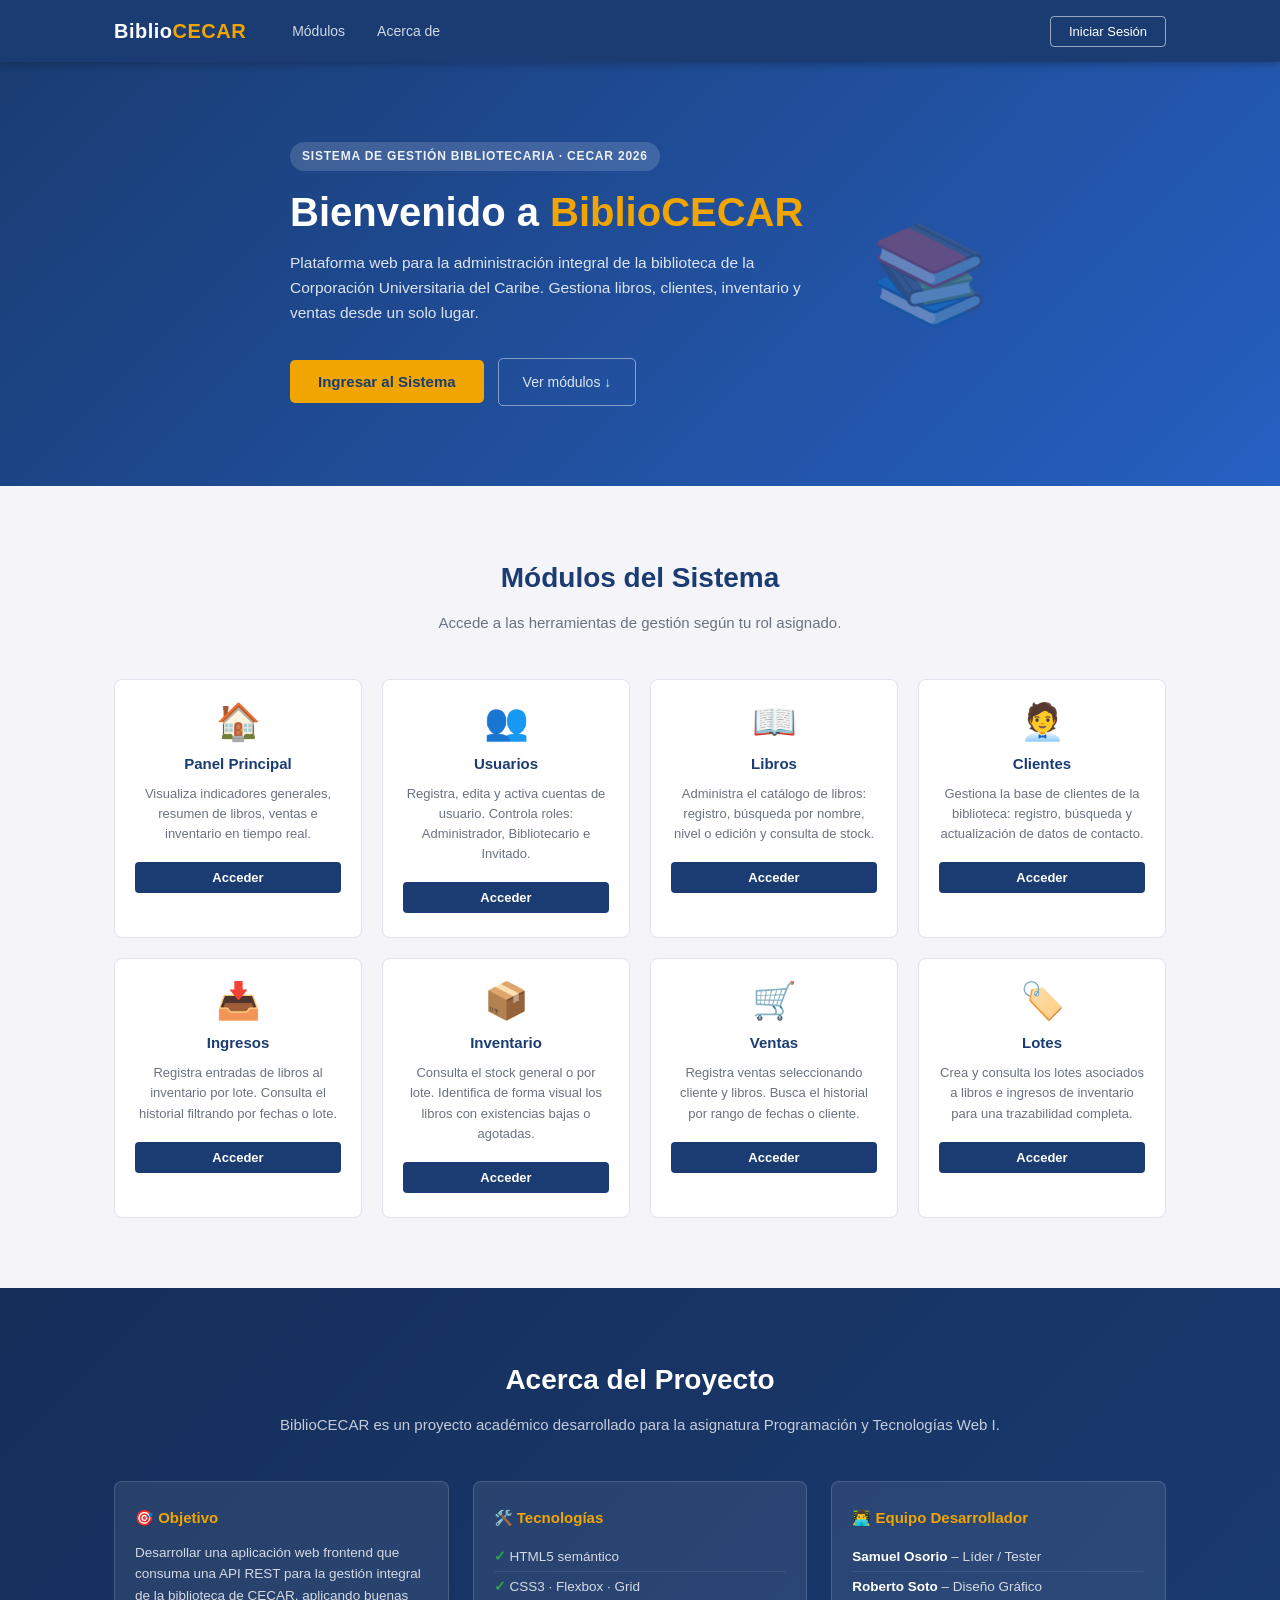
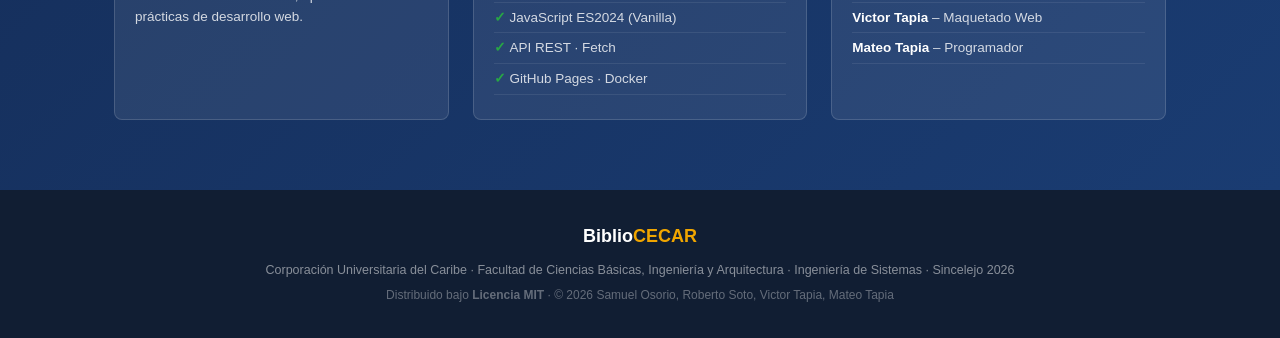
<file: index.html>
<!DOCTYPE html>
<html lang="es">
<head>
    <meta charset="UTF-8">
    <meta name="viewport" content="width=device-width, initial-scale=1.0">
    <title>BiblioCECAR – Inicio</title>
    <link rel="stylesheet" href="css/index.css">
</head>
<body>

    <header class="navbar">
        <div class="navbar-contenido">

            <div class="logo-nav">Biblio<span class="logo-acento">CECAR</span></div>

            <nav>
                <ul class="nav-enlaces">
                    <li><a href="#modulos">Módulos</a></li>
                    <li><a href="#acerca">Acerca de</a></li>
                    <li id="nav-perfil" class="nav-oculto">
                        <a href="html/perfil.html">Mi Perfil</a>
                    </li>
                </ul>
            </nav>

            <div class="nav-acciones">
                <span id="saludo-usuario" class="saludo-usuario"></span>
                <button id="btn-login"
                        class="btn-nav-login"
                        onclick="window.location.href = 'html/login.html'">
                    Iniciar Sesión
                </button>
                <button id="btn-panel"
                        class="btn-nav-panel nav-oculto"
                        onclick="irAlPanel()">
                    Ir al Panel
                </button>
                <button id="btn-salir"
                        class="btn-nav-salir nav-oculto"
                        onclick="cerrarSesionIndex()">
                    Salir
                </button>
            </div>

        </div>
    </header>

    <div id="aviso-invitado" class="aviso-invitado nav-oculto">
        🔒 Estás en <strong>modo visitante</strong>. Inicia sesión para acceder a todas las funcionalidades del sistema.
        <button class="btn-aviso-login" onclick="window.location.href = 'html/login.html'">
            Iniciar sesión
        </button>
    </div>

    <section class="hero">
        <div class="hero-contenido">
            <span class="hero-etiqueta">Sistema de Gestión Bibliotecaria · CECAR 2026</span>
            <h1 class="hero-titulo">
                Bienvenido a <span class="hero-acento">BiblioCECAR</span>
            </h1>
            <p class="hero-descripcion">
                Plataforma web para la administración integral de la biblioteca de la
                Corporación Universitaria del Caribe. Gestiona libros, clientes,
                inventario y ventas desde un solo lugar.
            </p>
            <div class="hero-botones">
                <button class="btn-hero-primario" onclick="irAlPanel()">
                    Ingresar al Sistema
                </button>
                <a href="#modulos" class="btn-hero-secundario">Ver módulos ↓</a>
            </div>
        </div>
        <div class="hero-visual" aria-hidden="true">
            <div class="hero-icono">📚</div>
        </div>
    </section>

    <section class="seccion-modulos" id="modulos">
        <div class="seccion-contenido">

            <h2 class="seccion-titulo">Módulos del Sistema</h2>
            <p class="seccion-subtitulo">
                Accede a las herramientas de gestión según tu rol asignado.
            </p>

            <div class="grid-modulos">

                <article class="tarjeta-modulo">
                    <div class="modulo-icono">🏠</div>
                    <h3>Panel Principal</h3>
                    <p>Visualiza indicadores generales, resumen de libros, ventas e inventario en tiempo real.</p>
                    <button class="btn-modulo" onclick="accederModulo('html/dashboard.html')">
                        Acceder
                    </button>
                </article>

                <article class="tarjeta-modulo">
                    <div class="modulo-icono">👥</div>
                    <h3>Usuarios</h3>
                    <p>Registra, edita y activa cuentas de usuario. Controla roles: Administrador, Bibliotecario e Invitado.</p>
                    <button class="btn-modulo" onclick="accederModulo('html/usuarios.html')">
                        Acceder
                    </button>
                </article>

                <article class="tarjeta-modulo">
                    <div class="modulo-icono">📖</div>
                    <h3>Libros</h3>
                    <p>Administra el catálogo de libros: registro, búsqueda por nombre, nivel o edición y consulta de stock.</p>
                    <button class="btn-modulo" onclick="accederModulo('html/libros.html')">
                        Acceder
                    </button>
                </article>

                <article class="tarjeta-modulo">
                    <div class="modulo-icono">🧑‍💼</div>
                    <h3>Clientes</h3>
                    <p>Gestiona la base de clientes de la biblioteca: registro, búsqueda y actualización de datos de contacto.</p>
                    <button class="btn-modulo" onclick="accederModulo('html/clientes.html')">
                        Acceder
                    </button>
                </article>

                <article class="tarjeta-modulo">
                    <div class="modulo-icono">📥</div>
                    <h3>Ingresos</h3>
                    <p>Registra entradas de libros al inventario por lote. Consulta el historial filtrando por fechas o lote.</p>
                    <button class="btn-modulo" onclick="accederModulo('html/ingresos.html')">
                        Acceder
                    </button>
                </article>

                <article class="tarjeta-modulo">
                    <div class="modulo-icono">📦</div>
                    <h3>Inventario</h3>
                    <p>Consulta el stock general o por lote. Identifica de forma visual los libros con existencias bajas o agotadas.</p>
                    <button class="btn-modulo" onclick="accederModulo('html/inventario.html')">
                        Acceder
                    </button>
                </article>

                <article class="tarjeta-modulo">
                    <div class="modulo-icono">🛒</div>
                    <h3>Ventas</h3>
                    <p>Registra ventas seleccionando cliente y libros. Busca el historial por rango de fechas o cliente.</p>
                    <button class="btn-modulo" onclick="accederModulo('html/ventas.html')">
                        Acceder
                    </button>
                </article>

                <article class="tarjeta-modulo">
                    <div class="modulo-icono">🏷️</div>
                    <h3>Lotes</h3>
                    <p>Crea y consulta los lotes asociados a libros e ingresos de inventario para una trazabilidad completa.</p>
                    <button class="btn-modulo" onclick="accederModulo('html/lotes.html')">
                        Acceder
                    </button>
                </article>

            </div>
        </div>
    </section>

    <section class="seccion-acerca" id="acerca">
        <div class="seccion-contenido">

            <h2 class="seccion-titulo claro">Acerca del Proyecto</h2>
            <p class="seccion-subtitulo claro">
                BiblioCECAR es un proyecto académico desarrollado para la asignatura
                Programación y Tecnologías Web I.
            </p>

            <div class="acerca-grid">

                <div class="acerca-bloque">
                    <h3>🎯 Objetivo</h3>
                    <p>
                        Desarrollar una aplicación web frontend que consuma una API REST
                        para la gestión integral de la biblioteca de CECAR, aplicando
                        buenas prácticas de desarrollo web.
                    </p>
                </div>

                <div class="acerca-bloque">
                    <h3>🛠️ Tecnologías</h3>
                    <ul class="lista-tecnologias">
                        <li>HTML5 semántico</li>
                        <li>CSS3 · Flexbox · Grid</li>
                        <li>JavaScript ES2024 (Vanilla)</li>
                        <li>API REST · Fetch</li>
                        <li>GitHub Pages · Docker</li>
                    </ul>
                </div>

                <div class="acerca-bloque">
                    <h3>👨‍💻 Equipo Desarrollador</h3>
                    <ul class="lista-equipo">
                        <li><strong>Samuel Osorio</strong> – Líder / Tester</li>
                        <li><strong>Roberto Soto</strong> – Diseño Gráfico</li>
                        <li><strong>Victor Tapia</strong> – Maquetado Web</li>
                        <li><strong>Mateo Tapia</strong> – Programador</li>
                    </ul>
                </div>

            </div>
        </div>
    </section>

    <footer class="footer">
        <div class="footer-contenido">
            <div class="footer-logo">Biblio<span class="logo-acento">CECAR</span></div>
            <p class="footer-texto">
                Corporación Universitaria del Caribe · Facultad de Ciencias Básicas,
                Ingeniería y Arquitectura · Ingeniería de Sistemas · Sincelejo 2026
            </p>
            <p class="footer-licencia">
                Distribuido bajo <strong>Licencia MIT</strong> ·
                © 2026 Samuel Osorio, Roberto Soto, Victor Tapia, Mateo Tapia
            </p>
        </div>
    </footer>

    <script src="../js/config.js"></script>
    <script src="../js/auth.js"></script>
    <script src="../js/index.js"></script>

</body>
</html>
</file>
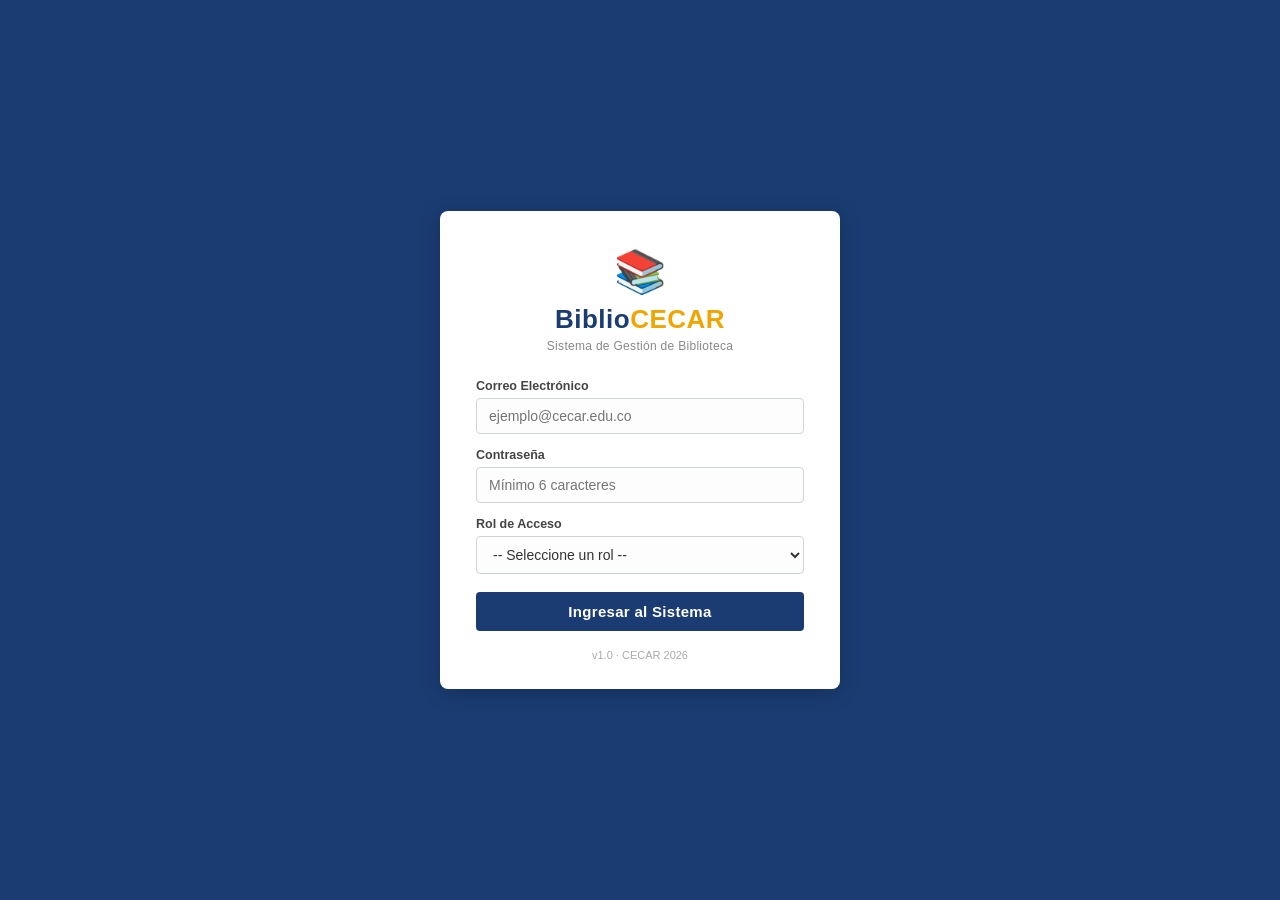
<file: html/clientes.html>
<!DOCTYPE html>
<html lang="es">
<head>
    <meta charset="UTF-8">
    <meta name="viewport" content="width=device-width, initial-scale=1.0">
    <title>BiblioCECAR – Clientes</title>
    <link rel="stylesheet" href="../css/global.css">
</head>
<body>

<div class="contenedor">

    <aside class="barra-lateral">
        <div class="logo">Biblio<span class="resaltado">CECAR</span></div>
        <div class="info-usuario-barra">
            <p id="barra-nombre">Cargando...</p>
            <small id="barra-rol"></small>
        </div>
        <nav>
            <ul>
                <li id="menu-dashboard"><a href="dashboard.html"><span class="icono-menu">🏠</span> Panel Principal</a></li>
                <li id="menu-usuarios"><a href="usuarios.html"><span class="icono-menu">👥</span> Usuarios</a></li>
                <li id="menu-libros"><a href="libros.html"><span class="icono-menu">📚</span> Libros</a></li>
                <li id="menu-clientes" class="activo"><a href="clientes.html"><span class="icono-menu">🧑‍💼</span> Clientes</a></li>
                <li id="menu-ingresos"><a href="ingresos.html"><span class="icono-menu">📥</span> Ingresos</a></li>
                <li id="menu-inventario"><a href="inventario.html"><span class="icono-menu">📦</span> Inventario</a></li>
                <li id="menu-ventas"><a href="ventas.html"><span class="icono-menu">🛒</span> Ventas</a></li>
                <li id="menu-lotes"><a href="lotes.html"><span class="icono-menu">🏷️</span> Lotes</a></li>
                <div class="separador-menu">Cuenta</div>
                <li><a href="perfil.html"><span class="icono-menu">👤</span> Mi Perfil</a></li>
                <li><a href="#" onclick="cerrarSesion()"><span class="icono-menu">🚪</span> Cerrar Sesión</a></li>
            </ul>
        </nav>
        <div class="pie-barra">CECAR © 2026</div>
    </aside>

    <main class="contenido-principal">
        <header class="encabezado">
            <h1>Gestión de Clientes</h1>
            <div class="info-usuario-header">
                <span class="nombre" id="nombre-usuario"></span>
                <span class="etiqueta-rol" id="rol-usuario"></span>
            </div>
        </header>

        <div class="area-contenido">

            <div id="msg-clientes" class="msg-exito"></div>

            <div class="barra-herramientas">
                <div class="grupo-busqueda">
                    <input type="text" id="buscar-cliente" placeholder="Buscar por nombre...">
                    <input type="text" id="buscar-identificacion" placeholder="Identificación...">
                    <button class="btn-secundario" onclick="buscarClientes()">Buscar</button>
                    <button class="btn-secundario" onclick="limpiarBusqueda()">Limpiar</button>
                </div>
                <button class="btn-primario" onclick="abrirModalCrear()">+ Nuevo Cliente</button>
            </div>

            <div class="tarjeta">
                <p class="tarjeta-titulo">Listado de Clientes</p>
                <div class="contenedor-tabla">
                    <table class="tabla-datos">
                        <thead>
                            <tr>
                                <th>#</th>
                                <th>Identificación</th>
                                <th>Nombres</th>
                                <th>Correo</th>
                                <th>Celular</th>
                                <th>F. Nacimiento</th>
                                <th>Acciones</th>
                            </tr>
                        </thead>
                        <tbody id="tabla-clientes-body">
                            <tr class="sin-registros"><td colspan="7">Cargando clientes...</td></tr>
                        </tbody>
                    </table>
                </div>
            </div>

        </div>
    </main>

</div>

<div class="overlay-modal" id="modal-cliente">
    <div class="caja-modal">
        <div class="encabezado-modal">
            <h3 id="titulo-modal-cliente">Nuevo Cliente</h3>
            <button class="btn-cerrar-modal" onclick="cerrarModal()">✕</button>
        </div>
        <div class="cuerpo-modal">
            <input type="hidden" id="cliente-id">

            <div class="fila-2">
                <div class="campo">
                    <label>Identificación <span style="color:red">*</span></label>
                    <input type="text" id="cliente-identificacion" placeholder="Cédula o ID">
                </div>
                <div class="campo">
                    <label>Nombres <span style="color:red">*</span></label>
                    <input type="text" id="cliente-nombres" placeholder="Nombre completo">
                </div>
            </div>

            <div class="fila-2">
                <div class="campo">
                    <label>Correo Electrónico <span style="color:red">*</span></label>
                    <input type="email" id="cliente-correo" placeholder="correo@ejemplo.com">
                </div>
                <div class="campo">
                    <label>Celular</label>
                    <input type="text" id="cliente-celular" placeholder="300 000 0000">
                </div>
            </div>

            <div class="campo">
                <label>Fecha de Nacimiento</label>
                <input type="date" id="cliente-fecha-nacimiento">
            </div>

            <div id="msg-modal-cliente" class="msg-error"></div>
        </div>
        <div class="pie-modal">
            <button class="btn-secundario" onclick="cerrarModal()">Cancelar</button>
            <button class="btn-primario"   onclick="guardarCliente()">Guardar</button>
        </div>
    </div>
</div>

<script src="../js/config.js"></script>
<script src="../js/clientes.js"></script>

</body>
</html>
</file>
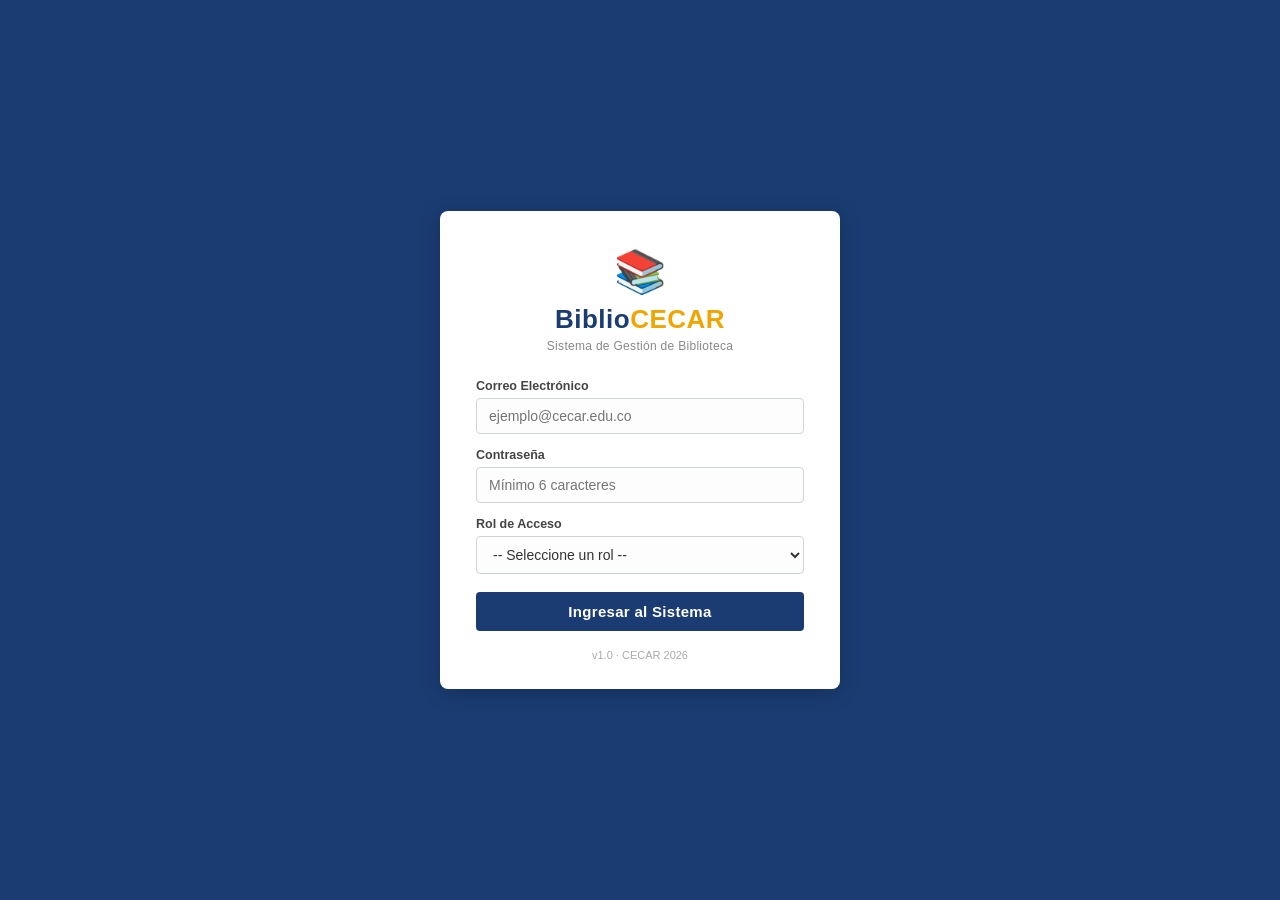
<file: html/dashboard.html>
<!DOCTYPE html>
<html lang="es">
<head>
    <meta charset="UTF-8">
    <meta name="viewport" content="width=device-width, initial-scale=1.0">
    <title>BiblioCECAR – Panel Principal</title>
    <link rel="stylesheet" href="../css/global.css">
    <link rel="stylesheet" href="../css/dashboard.css">
</head>
<body>

<div class="contenedor">

    <aside class="barra-lateral">
        <div class="logo">Biblio<span class="resaltado">CECAR</span></div>

        <div class="info-usuario-barra">
            <p id="barra-nombre">Cargando...</p>
            <small id="barra-rol"></small>
        </div>

        <nav>
            <ul>
                <li id="menu-dashboard" class="activo">
                    <a href="dashboard.html">
                        <span class="icono-menu">🏠</span> Panel Principal
                    </a>
                </li>
                <li id="menu-usuarios">
                    <a href="usuarios.html">
                        <span class="icono-menu">👥</span> Usuarios
                    </a>
                </li>
                <li id="menu-libros">
                    <a href="libros.html">
                        <span class="icono-menu">📚</span> Libros
                    </a>
                </li>
                <li id="menu-clientes">
                    <a href="clientes.html">
                        <span class="icono-menu">🧑‍💼</span> Clientes
                    </a>
                </li>
                <li id="menu-ingresos">
                    <a href="ingresos.html">
                        <span class="icono-menu">📥</span> Ingresos
                    </a>
                </li>
                <li id="menu-inventario">
                    <a href="inventario.html">
                        <span class="icono-menu">📦</span> Inventario
                    </a>
                </li>
                <li id="menu-ventas">
                    <a href="ventas.html">
                        <span class="icono-menu">🛒</span> Ventas
                    </a>
                </li>
                <li id="menu-lotes">
                    <a href="lotes.html">
                        <span class="icono-menu">🏷️</span> Lotes
                    </a>
                </li>
                <div class="separador-menu">Cuenta</div>
                <li>
                    <a href="perfil.html">
                        <span class="icono-menu">👤</span> Mi Perfil
                    </a>
                </li>
                <li>
                    <a href="#" onclick="cerrarSesion()">
                        <span class="icono-menu">🚪</span> Cerrar Sesión
                    </a>
                </li>
            </ul>
        </nav>

        <div class="pie-barra">CECAR © 2026</div>
    </aside>

    <main class="contenido-principal">
        <header class="encabezado">
            <h1>Panel Principal</h1>
            <div class="info-usuario-header">
                <span class="nombre" id="nombre-usuario"></span>
                <span class="etiqueta-rol" id="rol-usuario"></span>
            </div>
        </header>

        <div class="area-contenido">

            <div id="bienvenida" class="bienvenida"></div>

            <div class="grilla-indicadores">

                <div class="tarjeta-indicador azul">
                    <div class="indicador-icono">📚</div>
                    <div class="indicador-datos">
                        <span class="indicador-numero" id="total-libros">—</span>
                        <span class="indicador-texto">Total de Libros</span>
                    </div>
                </div>

                <div class="tarjeta-indicador verde">
                    <div class="indicador-icono">🛒</div>
                    <div class="indicador-datos">
                        <span class="indicador-numero" id="ventas-hoy">—</span>
                        <span class="indicador-texto">Ventas del Día</span>
                    </div>
                </div>

                <div class="tarjeta-indicador amarillo">
                    <div class="indicador-icono">📦</div>
                    <div class="indicador-datos">
                        <span class="indicador-numero" id="stock-disponible">—</span>
                        <span class="indicador-texto">Stock Disponible</span>
                    </div>
                </div>

                <div class="tarjeta-indicador gris">
                    <div class="indicador-icono">🧑‍💼</div>
                    <div class="indicador-datos">
                        <span class="indicador-numero" id="total-clientes">—</span>
                        <span class="indicador-texto">Total Clientes</span>
                    </div>
                </div>

            </div>

            <div class="tarjeta">
                <p class="tarjeta-titulo">Acceso Rápido a Módulos</p>
                <div class="grilla-accesos" id="grilla-accesos">
                    
                </div>
            </div>

            <div class="tarjeta" id="seccion-ventas-recientes">
                <p class="tarjeta-titulo">Últimas Ventas Registradas</p>
                <div id="msg-dashboard" class="msg-advertencia" style="display:none"></div>
                <div class="contenedor-tabla">
                    <table class="tabla-datos">
                        <thead>
                            <tr>
                                <th>Comprobante</th>
                                <th>Cliente</th>
                                <th>Fecha</th>
                                <th>Total</th>
                            </tr>
                        </thead>
                        <tbody id="tabla-ventas-recientes">
                            <tr class="sin-registros">
                                <td colspan="4">Cargando datos...</td>
                            </tr>
                        </tbody>
                    </table>
                </div>
            </div>

        </div>
    </main>

</div>

<script src="../js/config.js"></script>
<script src="../js/dashboard.js"></script>

</body>
</html>
</file>
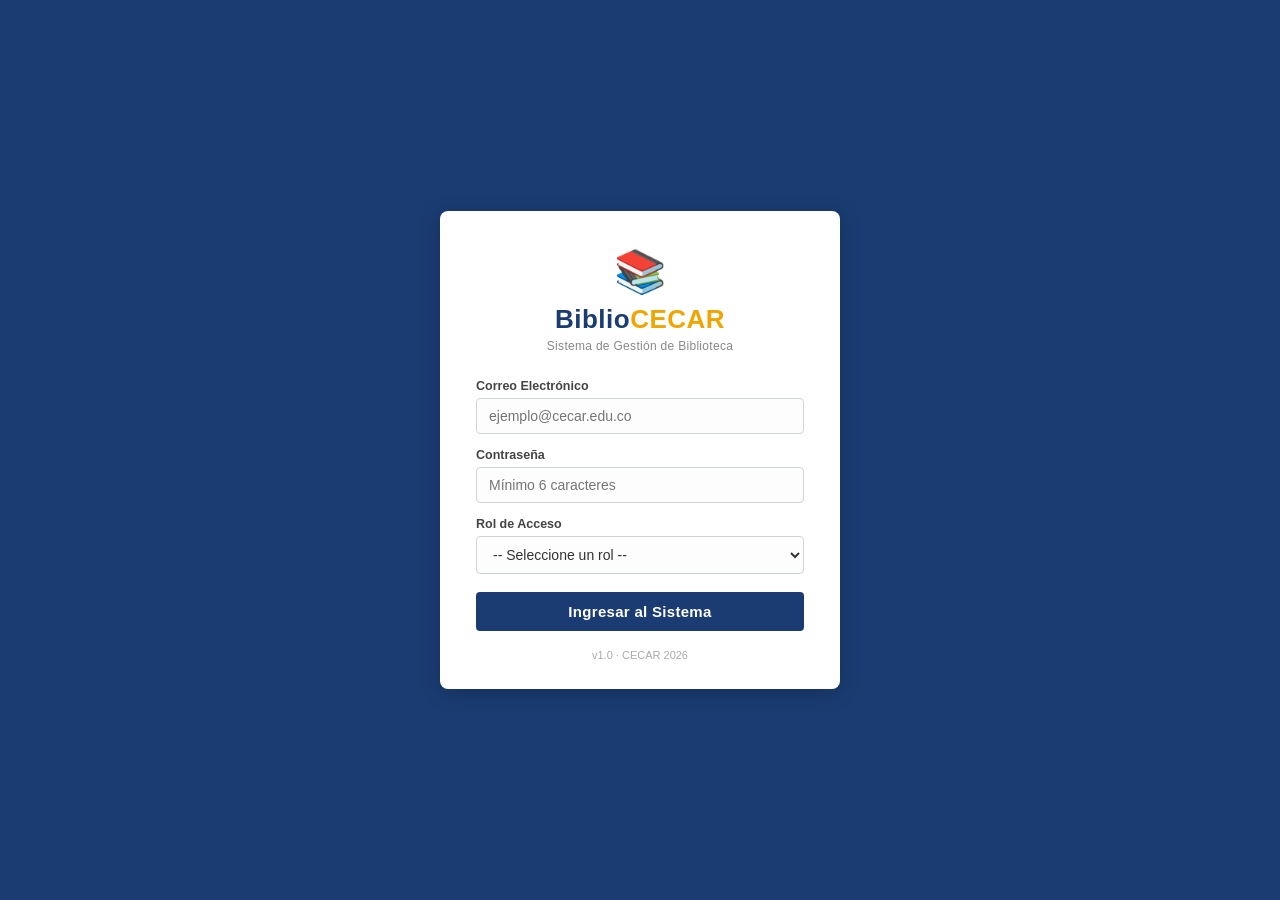
<file: html/ingresos.html>
<!DOCTYPE html>
<html lang="es">
<head>
    <meta charset="UTF-8">
    <meta name="viewport" content="width=device-width, initial-scale=1.0">
    <title>BiblioCECAR – Ingresos de Inventario</title>
    <link rel="stylesheet" href="../css/global.css">
</head>
<body>

<div class="contenedor">

    <aside class="barra-lateral">
        <div class="logo">Biblio<span class="resaltado">CECAR</span></div>
        <div class="info-usuario-barra">
            <p id="barra-nombre">Cargando...</p>
            <small id="barra-rol"></small>
        </div>
        <nav>
            <ul>
                <li id="menu-dashboard"><a href="dashboard.html"><span class="icono-menu">🏠</span> Panel Principal</a></li>
                <li id="menu-usuarios"><a href="usuarios.html"><span class="icono-menu">👥</span> Usuarios</a></li>
                <li id="menu-libros"><a href="libros.html"><span class="icono-menu">📚</span> Libros</a></li>
                <li id="menu-clientes"><a href="clientes.html"><span class="icono-menu">🧑‍💼</span> Clientes</a></li>
                <li id="menu-ingresos" class="activo"><a href="ingresos.html"><span class="icono-menu">📥</span> Ingresos</a></li>
                <li id="menu-inventario"><a href="inventario.html"><span class="icono-menu">📦</span> Inventario</a></li>
                <li id="menu-ventas"><a href="ventas.html"><span class="icono-menu">🛒</span> Ventas</a></li>
                <li id="menu-lotes"><a href="lotes.html"><span class="icono-menu">🏷️</span> Lotes</a></li>
                <div class="separador-menu">Cuenta</div>
                <li><a href="perfil.html"><span class="icono-menu">👤</span> Mi Perfil</a></li>
                <li><a href="#" onclick="cerrarSesion()"><span class="icono-menu">🚪</span> Cerrar Sesión</a></li>
            </ul>
        </nav>
        <div class="pie-barra">CECAR © 2026</div>
    </aside>

    <main class="contenido-principal">
        <header class="encabezado">
            <h1>Ingresos de Inventario</h1>
            <div class="info-usuario-header">
                <span class="nombre" id="nombre-usuario"></span>
                <span class="etiqueta-rol" id="rol-usuario"></span>
            </div>
        </header>

        <div class="area-contenido">

            <div id="msg-ingresos" class="msg-exito"></div>

            <div class="tarjeta">
                <p class="tarjeta-titulo">Registrar Nuevo Ingreso de Libros</p>

                <div class="fila-2">
                    <div class="campo">
                        <label>Libro <span style="color:red">*</span></label>
                        <select id="ingreso-libro">
                            <option value="">-- Seleccione un libro --</option>
                        </select>
                    </div>
                    <div class="campo">
                        <label>Lote <span style="color:red">*</span></label>
                        <select id="ingreso-lote">
                            <option value="">-- Seleccione un lote --</option>
                        </select>
                    </div>
                </div>

                <div class="fila-3">
                    <div class="campo">
                        <label>Unidades a Ingresar <span style="color:red">*</span></label>
                        <input type="number" id="ingreso-unidades" placeholder="0" min="1">
                    </div>
                    <div class="campo">
                        <label>Valor de Compra</label>
                        <input type="number" id="ingreso-valor-compra" placeholder="0.00" min="0" step="0.01">
                    </div>
                    <div class="campo">
                        <label>Valor de Venta <span style="color:red">*</span></label>
                        <input type="number" id="ingreso-valor-venta" placeholder="0.00" min="0" step="0.01">
                    </div>
                </div>

                <div id="msg-form-ingreso" class="msg-error"></div>

                <div style="text-align:right; margin-top:8px;">
                    <button class="btn-secundario" onclick="limpiarFormulario()" style="margin-right:8px;">Limpiar</button>
                    <button class="btn-primario" onclick="registrarIngreso()">Registrar Ingreso</button>
                </div>
            </div>

            <div class="tarjeta">
                <p class="tarjeta-titulo">Historial de Ingresos</p>

                <div class="barra-herramientas" style="margin-bottom:12px;">
                    <div class="grupo-busqueda">
                        <label style="font-size:12px;font-weight:700;color:#444">Desde:</label>
                        <input type="date" id="filtro-fecha-inicio">
                        <label style="font-size:12px;font-weight:700;color:#444">Hasta:</label>
                        <input type="date" id="filtro-fecha-fin">
                        <input type="text" id="filtro-lote-busqueda" placeholder="Filtrar por lote...">
                        <button class="btn-secundario" onclick="filtrarIngresos()">Filtrar</button>
                        <button class="btn-secundario" onclick="limpiarFiltros()">Ver todos</button>
                    </div>
                </div>

                <div class="contenedor-tabla">
                    <table class="tabla-datos">
                        <thead>
                            <tr>
                                <th>#</th>
                                <th>Libro</th>
                                <th>Lote</th>
                                <th>Unidades</th>
                                <th>V. Compra</th>
                                <th>V. Venta</th>
                                <th>Fecha</th>
                            </tr>
                        </thead>
                        <tbody id="tabla-ingresos-body">
                            <tr class="sin-registros"><td colspan="7">Cargando ingresos...</td></tr>
                        </tbody>
                    </table>
                </div>
            </div>

        </div>
    </main>

</div>

<script src="../js/config.js"></script>
<script src="../js/ingresos.js"></script>

</body>
</html>
</file>
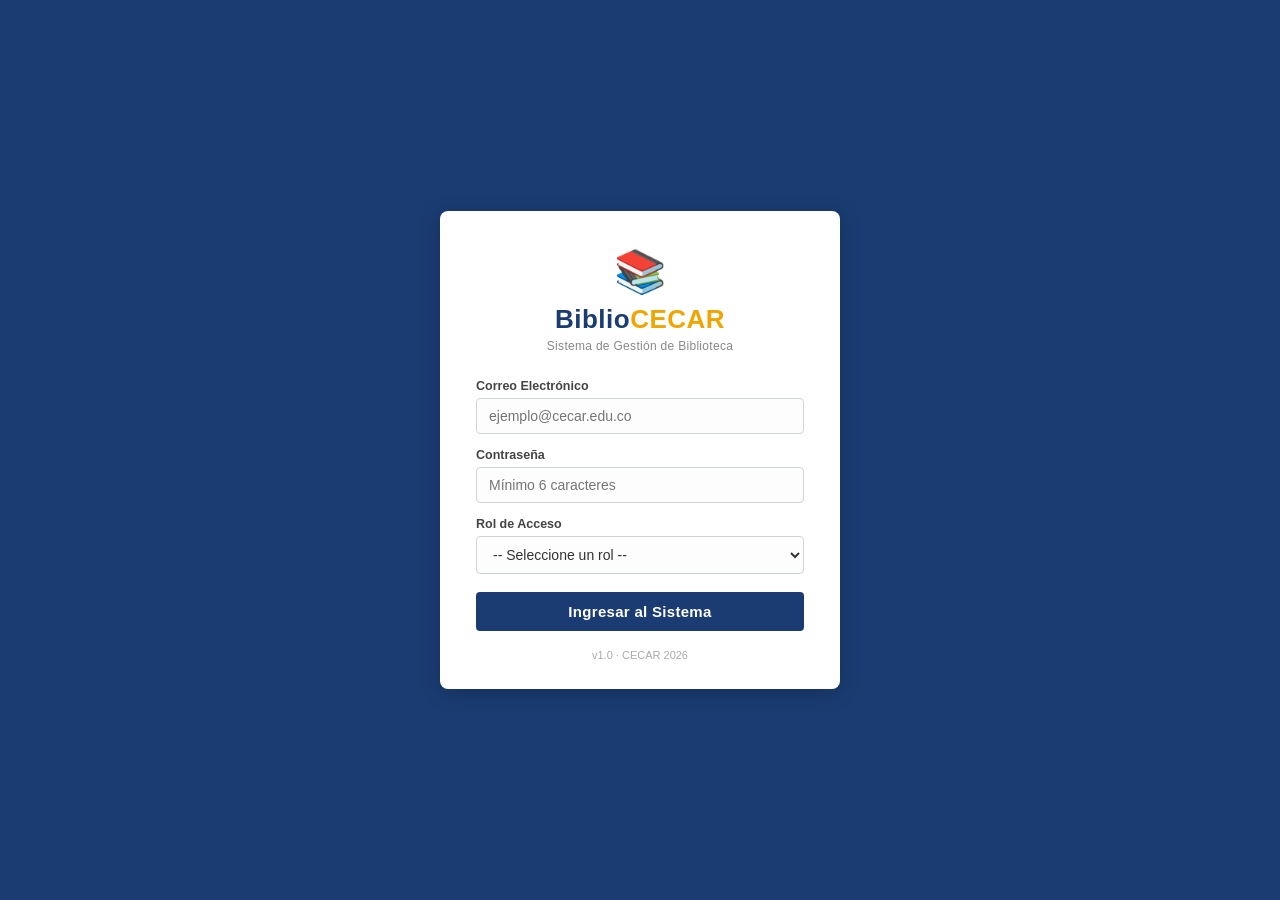
<file: html/inventario.html>
<!DOCTYPE html>
<html lang="es">
<head>
    <meta charset="UTF-8">
    <meta name="viewport" content="width=device-width, initial-scale=1.0">
    <title>BiblioCECAR – Inventario</title>
    <link rel="stylesheet" href="../css/global.css">
    <link rel="stylesheet" href="../css/inventario.css">
</head>
<body>

<div class="contenedor">

    <aside class="barra-lateral">
        <div class="logo">Biblio<span class="resaltado">CECAR</span></div>
        <div class="info-usuario-barra">
            <p id="barra-nombre">Cargando...</p>
            <small id="barra-rol"></small>
        </div>
        <nav>
            <ul>
                <li id="menu-dashboard"><a href="dashboard.html"><span class="icono-menu">🏠</span> Panel Principal</a></li>
                <li id="menu-usuarios"><a href="usuarios.html"><span class="icono-menu">👥</span> Usuarios</a></li>
                <li id="menu-libros"><a href="libros.html"><span class="icono-menu">📚</span> Libros</a></li>
                <li id="menu-clientes"><a href="clientes.html"><span class="icono-menu">🧑‍💼</span> Clientes</a></li>
                <li id="menu-ingresos"><a href="ingresos.html"><span class="icono-menu">📥</span> Ingresos</a></li>
                <li id="menu-inventario" class="activo"><a href="inventario.html"><span class="icono-menu">📦</span> Inventario</a></li>
                <li id="menu-ventas"><a href="ventas.html"><span class="icono-menu">🛒</span> Ventas</a></li>
                <li id="menu-lotes"><a href="lotes.html"><span class="icono-menu">🏷️</span> Lotes</a></li>
                <div class="separador-menu">Cuenta</div>
                <li><a href="perfil.html"><span class="icono-menu">👤</span> Mi Perfil</a></li>
                <li><a href="#" onclick="cerrarSesion()"><span class="icono-menu">🚪</span> Cerrar Sesión</a></li>
            </ul>
        </nav>
        <div class="pie-barra">CECAR © 2026</div>
    </aside>

    <main class="contenido-principal">
        <header class="encabezado">
            <h1>Gestión de Inventario</h1>
            <div class="info-usuario-header">
                <span class="nombre" id="nombre-usuario"></span>
                <span class="etiqueta-rol" id="rol-usuario"></span>
            </div>
        </header>

        <div class="area-contenido">

            <div class="grilla-resumen-inv" id="resumen-stock">
                
            </div>

            <div class="tarjeta">
                <p class="tarjeta-titulo">Consulta de Inventario</p>

                <div class="barra-herramientas">
                    <div class="grupo-busqueda">
                        <select id="filtro-lote-inv">
                            <option value="">Todos los lotes</option>
                        </select>
                        <button class="btn-secundario" onclick="filtrarInventario()">Consultar por Lote</button>
                        <button class="btn-secundario" onclick="cargarInventarioGeneral()">Ver Stock General</button>
                    </div>
                    <div>
                        <label style="font-size:12px;color:#888;">
                            🟡 Amarillo = stock bajo &nbsp;|&nbsp; 🔴 Rojo = sin stock
                        </label>
                    </div>
                </div>

                <div class="contenedor-tabla">
                    <table class="tabla-datos">
                        <thead>
                            <tr>
                                <th>#</th>
                                <th>Libro</th>
                                <th>Lote</th>
                                <th>Stock Disponible</th>
                                <th>Estado</th>
                            </tr>
                        </thead>
                        <tbody id="tabla-inventario-body">
                            <tr class="sin-registros"><td colspan="5">Cargando inventario...</td></tr>
                        </tbody>
                    </table>
                </div>

            </div>

        </div>
    </main>

</div>

<script src="../js/config.js"></script>
<script src="../js/inventario.js"></script>

</body>
</html>
</file>
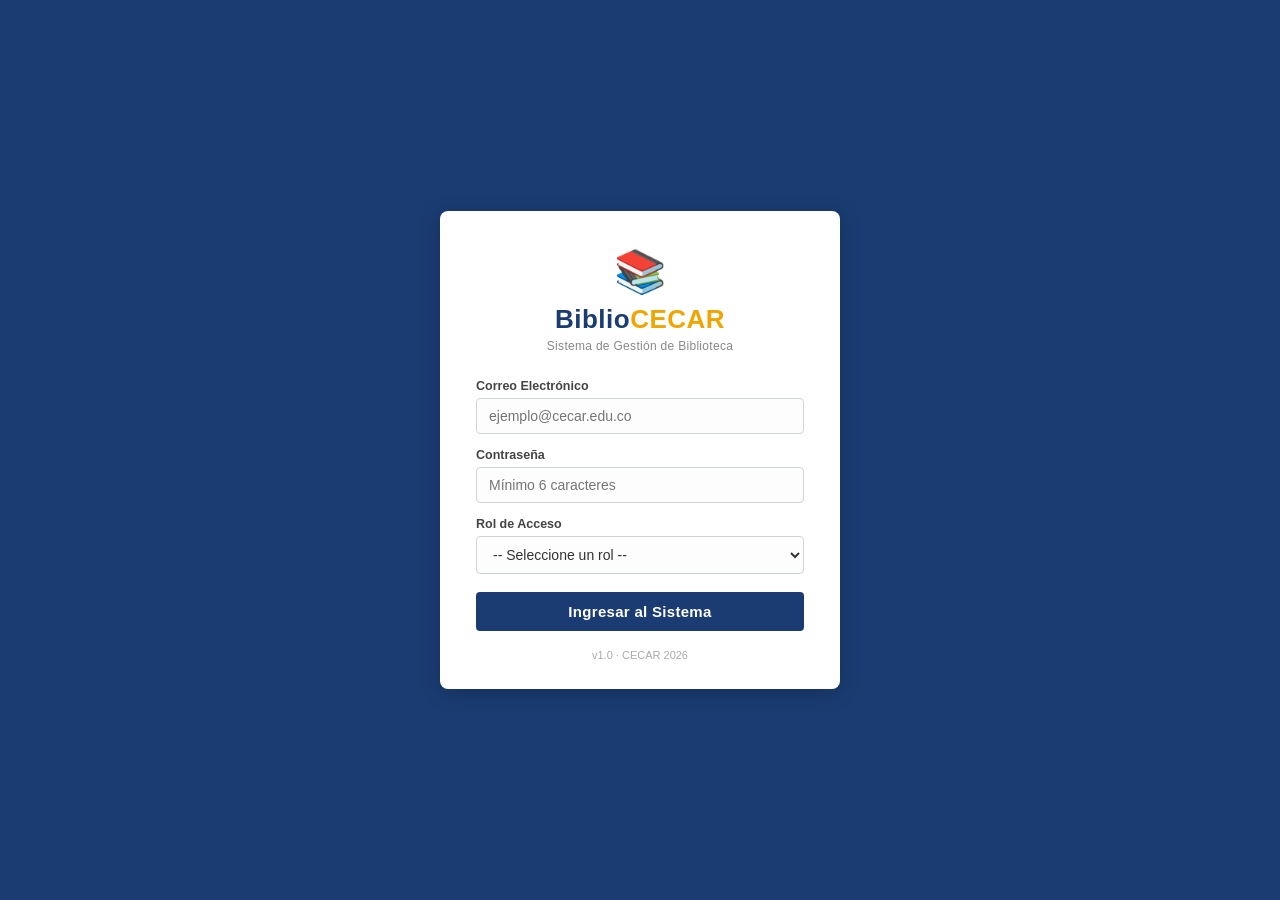
<file: html/libros.html>
<!DOCTYPE html>
<html lang="es">
<head>
    <meta charset="UTF-8">
    <meta name="viewport" content="width=device-width, initial-scale=1.0">
    <title>BiblioCECAR – Libros</title>
    <link rel="stylesheet" href="../css/global.css">
</head>
<body>

<div class="contenedor">

    <aside class="barra-lateral">
        <div class="logo">Biblio<span class="resaltado">CECAR</span></div>
        <div class="info-usuario-barra">
            <p id="barra-nombre">Cargando...</p>
            <small id="barra-rol"></small>
        </div>
        <nav>
            <ul>
                <li id="menu-dashboard"><a href="dashboard.html"><span class="icono-menu">🏠</span> Panel Principal</a></li>
                <li id="menu-usuarios"><a href="usuarios.html"><span class="icono-menu">👥</span> Usuarios</a></li>
                <li id="menu-libros" class="activo"><a href="libros.html"><span class="icono-menu">📚</span> Libros</a></li>
                <li id="menu-clientes"><a href="clientes.html"><span class="icono-menu">🧑‍💼</span> Clientes</a></li>
                <li id="menu-ingresos"><a href="ingresos.html"><span class="icono-menu">📥</span> Ingresos</a></li>
                <li id="menu-inventario"><a href="inventario.html"><span class="icono-menu">📦</span> Inventario</a></li>
                <li id="menu-ventas"><a href="ventas.html"><span class="icono-menu">🛒</span> Ventas</a></li>
                <li id="menu-lotes"><a href="lotes.html"><span class="icono-menu">🏷️</span> Lotes</a></li>
                <div class="separador-menu">Cuenta</div>
                <li><a href="perfil.html"><span class="icono-menu">👤</span> Mi Perfil</a></li>
                <li><a href="#" onclick="cerrarSesion()"><span class="icono-menu">🚪</span> Cerrar Sesión</a></li>
            </ul>
        </nav>
        <div class="pie-barra">CECAR © 2026</div>
    </aside>

    <main class="contenido-principal">
        <header class="encabezado">
            <h1>Gestión de Libros</h1>
            <div class="info-usuario-header">
                <span class="nombre" id="nombre-usuario"></span>
                <span class="etiqueta-rol" id="rol-usuario"></span>
            </div>
        </header>

        <div class="area-contenido">

            <div id="msg-libros" class="msg-exito"></div>

            <div class="barra-herramientas">
                <div class="grupo-busqueda">
                    <input type="text" id="buscar-libro" placeholder="Buscar por nombre...">
                    <input type="text" id="buscar-nivel" placeholder="Nivel...">
                    <input type="text" id="buscar-edicion" placeholder="Edición...">
                    <button class="btn-secundario" onclick="buscarLibros()">Buscar</button>
                    <button class="btn-secundario" onclick="limpiarBusqueda()">Limpiar</button>
                </div>
                <button class="btn-primario" id="btn-nuevo-libro" onclick="abrirModalCrear()">+ Nuevo Libro</button>
            </div>

            <div class="tarjeta">
                <p class="tarjeta-titulo">Catálogo de Libros</p>
                <div class="contenedor-tabla">
                    <table class="tabla-datos">
                        <thead>
                            <tr>
                                <th>#</th>
                                <th>Nombre</th>
                                <th>Nivel</th>
                                <th>Tipo</th>
                                <th>Edición</th>
                                <th>Unidades</th>
                                <th>Lote</th>
                                <th>V. Compra</th>
                                <th>V. Venta</th>
                                <th>Acciones</th>
                            </tr>
                        </thead>
                        <tbody id="tabla-libros-body">
                            <tr class="sin-registros"><td colspan="10">Cargando libros...</td></tr>
                        </tbody>
                    </table>
                </div>
            </div>

        </div>
    </main>

</div>

<div class="overlay-modal" id="modal-libro">
    <div class="caja-modal modal-grande">
        <div class="encabezado-modal">
            <h3 id="titulo-modal-libro">Nuevo Libro</h3>
            <button class="btn-cerrar-modal" onclick="cerrarModal()">✕</button>
        </div>
        <div class="cuerpo-modal">
            <input type="hidden" id="libro-id">

            <div class="fila-2">
                <div class="campo">
                    <label>Nombre del Libro <span style="color:red">*</span></label>
                    <input type="text" id="libro-nombre" placeholder="Título del libro">
                </div>
                <div class="campo">
                    <label>Nivel</label>
                    <input type="text" id="libro-nivel" placeholder="Ej: Básico, Universitario">
                </div>
            </div>

            <div class="fila-3">
                <div class="campo">
                 <label>Tipo <span style="color:red">*</span></label>
                <select id="libro-tipo">
    <option value="">-- Seleccionar --</option>
    <option value="1">Student's Book</option>
    <option value="2">Workbook</option>
 </select>
                </div>
                <div class="campo">
                    <label>Edición</label>
                    <input type="text" id="libro-edicion" placeholder="Ej: 3ra">
                </div>
                <div class="campo">
                    <label>Unidades <span style="color:red">*</span></label>
                    <input type="number" id="libro-unidades" placeholder="0" min="0">
                </div>
            </div>

            <div class="fila-3">
                <div class="campo">
                    <label>Lote</label>
                    <select id="libro-lote">
                        <option value="">-- Sin lote --</option>
                    </select>
                </div>
                <div class="campo">
                    <label>Valor de Compra</label>
                    <input type="number" id="libro-valor-compra" placeholder="0.00" min="0" step="0.01">
                </div>
                <div class="campo">
                    <label>Valor de Venta <span style="color:red">*</span></label>
                    <input type="number" id="libro-valor-venta" placeholder="0.00" min="0" step="0.01">
                </div>
            </div>

            <div id="msg-modal-libro" class="msg-error"></div>
        </div>
        <div class="pie-modal">
            <button class="btn-secundario" onclick="cerrarModal()">Cancelar</button>
            <button class="btn-primario"   onclick="guardarLibro()" id="btn-guardar-libro">Guardar</button>
        </div>
    </div>
</div>

<script src="../js/config.js"></script>
<script src="../js/libros.js"></script>

</body>
</html>
</file>
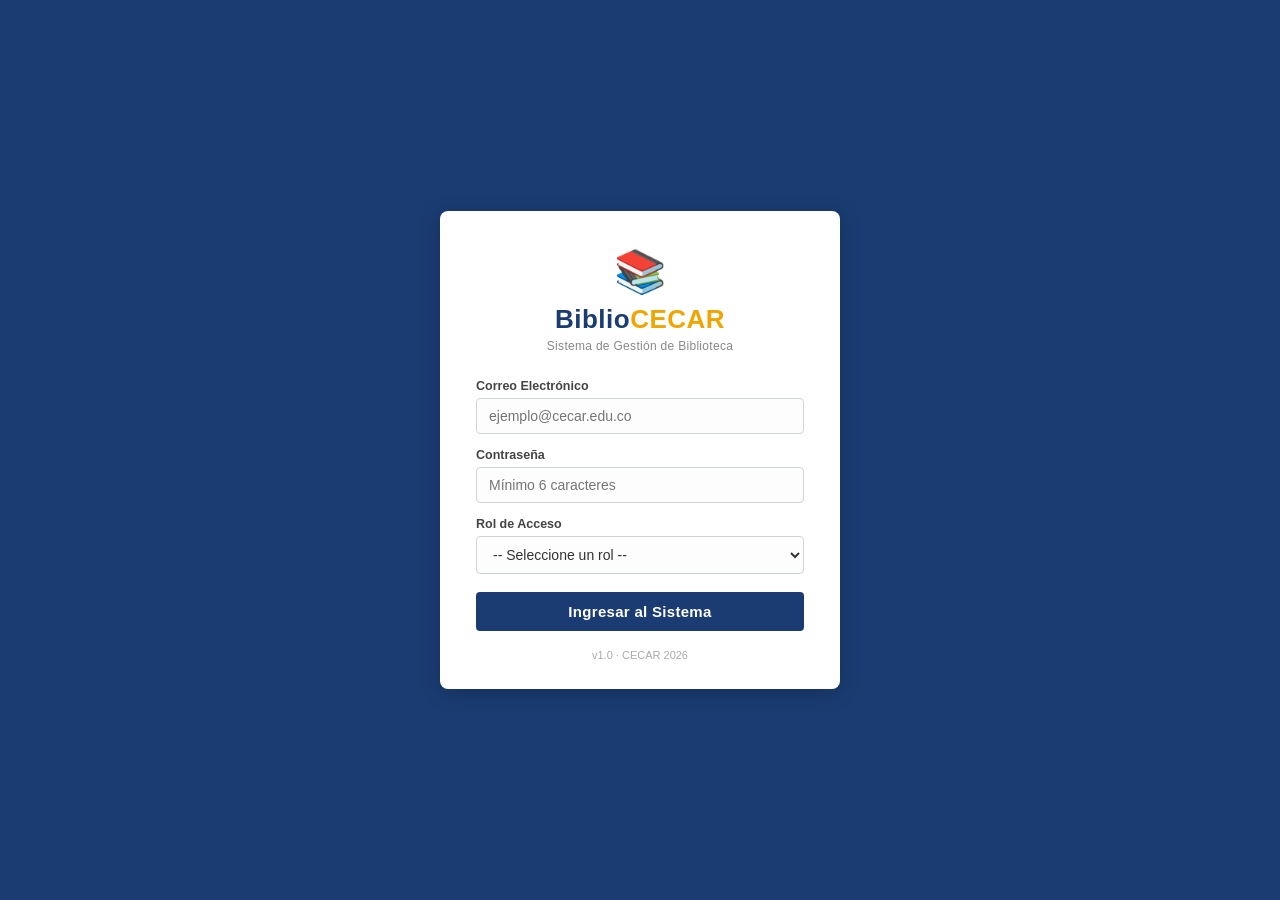
<file: html/login.html>
<!DOCTYPE html>
<html lang="es">
<head>
    <meta charset="UTF-8">
    <meta name="viewport" content="width=device-width, initial-scale=1.0">
    <title>BiblioCECAR – Iniciar Sesión</title>
    <link rel="stylesheet" href="../css/login.css">
</head>
<body>

<div class="pantalla-login">

    <div class="tarjeta-login">

        <div class="logo-login">
            <div class="icono-logo">📚</div>
            <h1>Biblio<span>CECAR</span></h1>
            <p>Sistema de Gestión de Biblioteca</p>
        </div>

        <div id="msg-login" class="msg-login"></div>

        <div class="campo">
            <label for="correo">Correo Electrónico</label>
            <input type="email" id="correo" placeholder="ejemplo@cecar.edu.co" maxlength="100">
        </div>

        <div class="campo">
            <label for="password">Contraseña</label>
            <input type="password" id="password" placeholder="Mínimo 6 caracteres" maxlength="50">
        </div>

        <div class="campo">
            <label for="rol">Rol de Acceso</label>
            <select id="rol">
                <option value="">-- Seleccione un rol --</option>
                <option value="1">Administrador</option>
                <option value="2">Bibliotecario</option>
                <option value="3">Invitado</option>
            </select>
        </div>

        <button class="btn-ingresar" id="btn-ingresar" onclick="autenticar()">
            Ingresar al Sistema
        </button>

        <p class="version-sistema">v1.0 · CECAR 2026</p>
    </div>

</div>

<script src="../js/config.js"></script>
<script src="../js/auth.js"></script>

</body>
</html>
</file>
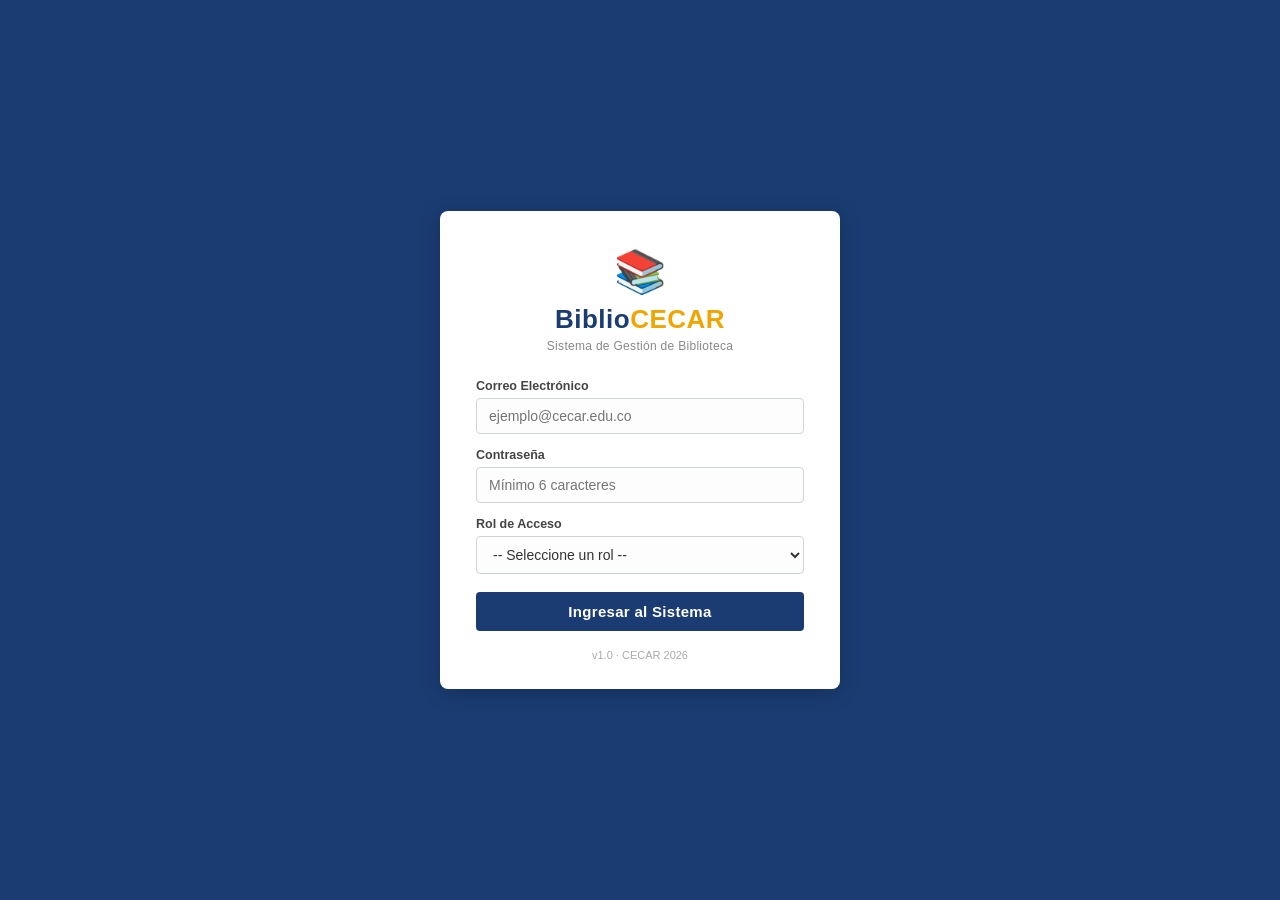
<file: html/lotes.html>
<!DOCTYPE html>
<html lang="es">
<head>
    <meta charset="UTF-8">
    <meta name="viewport" content="width=device-width, initial-scale=1.0">
    <title>BiblioCECAR – Lotes</title>
    <link rel="stylesheet" href="../css/global.css">
</head>
<body>

<div class="contenedor">

    <aside class="barra-lateral">
        <div class="logo">Biblio<span class="resaltado">CECAR</span></div>
        <div class="info-usuario-barra">
            <p id="barra-nombre">Cargando...</p>
            <small id="barra-rol"></small>
        </div>
        <nav>
            <ul>
                <li id="menu-dashboard"><a href="dashboard.html"><span class="icono-menu">🏠</span> Panel Principal</a></li>
                <li id="menu-usuarios"><a href="usuarios.html"><span class="icono-menu">👥</span> Usuarios</a></li>
                <li id="menu-libros"><a href="libros.html"><span class="icono-menu">📚</span> Libros</a></li>
                <li id="menu-clientes"><a href="clientes.html"><span class="icono-menu">🧑‍💼</span> Clientes</a></li>
                <li id="menu-ingresos"><a href="ingresos.html"><span class="icono-menu">📥</span> Ingresos</a></li>
                <li id="menu-inventario"><a href="inventario.html"><span class="icono-menu">📦</span> Inventario</a></li>
                <li id="menu-ventas"><a href="ventas.html"><span class="icono-menu">🛒</span> Ventas</a></li>
                <li id="menu-lotes" class="activo"><a href="lotes.html"><span class="icono-menu">🏷️</span> Lotes</a></li>
                <div class="separador-menu">Cuenta</div>
                <li><a href="perfil.html"><span class="icono-menu">👤</span> Mi Perfil</a></li>
                <li><a href="#" onclick="cerrarSesion()"><span class="icono-menu">🚪</span> Cerrar Sesión</a></li>
            </ul>
        </nav>
        <div class="pie-barra">CECAR © 2026</div>
    </aside>

    <main class="contenido-principal">
        <header class="encabezado">
            <h1>Gestión de Lotes</h1>
            <div class="info-usuario-header">
                <span class="nombre" id="nombre-usuario"></span>
                <span class="etiqueta-rol" id="rol-usuario"></span>
            </div>
        </header>

        <div class="area-contenido">

            <div id="msg-lotes" class="msg-exito"></div>

            <div class="tarjeta">
                <p class="tarjeta-titulo">Registrar Nuevo Lote</p>

                <div class="fila-2">
                    <div class="campo">
                        <label>Código de Lote <span style="color:red">*</span></label>
                        <input type="text" id="lote-codigo" placeholder="Ej: LOTE-2026-001" maxlength="50">
                    </div>
                    <div style="padding-top: 22px;">
                        <button class="btn-primario" onclick="crearLote()">Registrar Lote</button>
                    </div>
                </div>

                <div id="msg-form-lote" class="msg-error" style="margin-top:8px;"></div>
            </div>

            <div class="tarjeta">
                <p class="tarjeta-titulo">Lotes Registrados</p>

                <div class="barra-herramientas">
                    <div class="grupo-busqueda">
                        <input type="text" id="buscar-lote" placeholder="Buscar código de lote...">
                        <button class="btn-secundario" onclick="buscarLotes()">Buscar</button>
                        <button class="btn-secundario" onclick="limpiarBusqueda()">Ver todos</button>
                    </div>
                </div>

                <div class="contenedor-tabla">
                    <table class="tabla-datos">
                        <thead>
                            <tr>
                                <th>#</th>
                                <th>Código de Lote</th>
                                <th>Fecha Registro</th>
                            </tr>
                        </thead>
                        <tbody id="tabla-lotes-body">
                            <tr class="sin-registros"><td colspan="3">Cargando lotes...</td></tr>
                        </tbody>
                    </table>
                </div>
            </div>

        </div>
    </main>

</div>

<script src="../js/config.js"></script>
<script src="../js/lotes.js"></script>

</body>
</html>
</file>
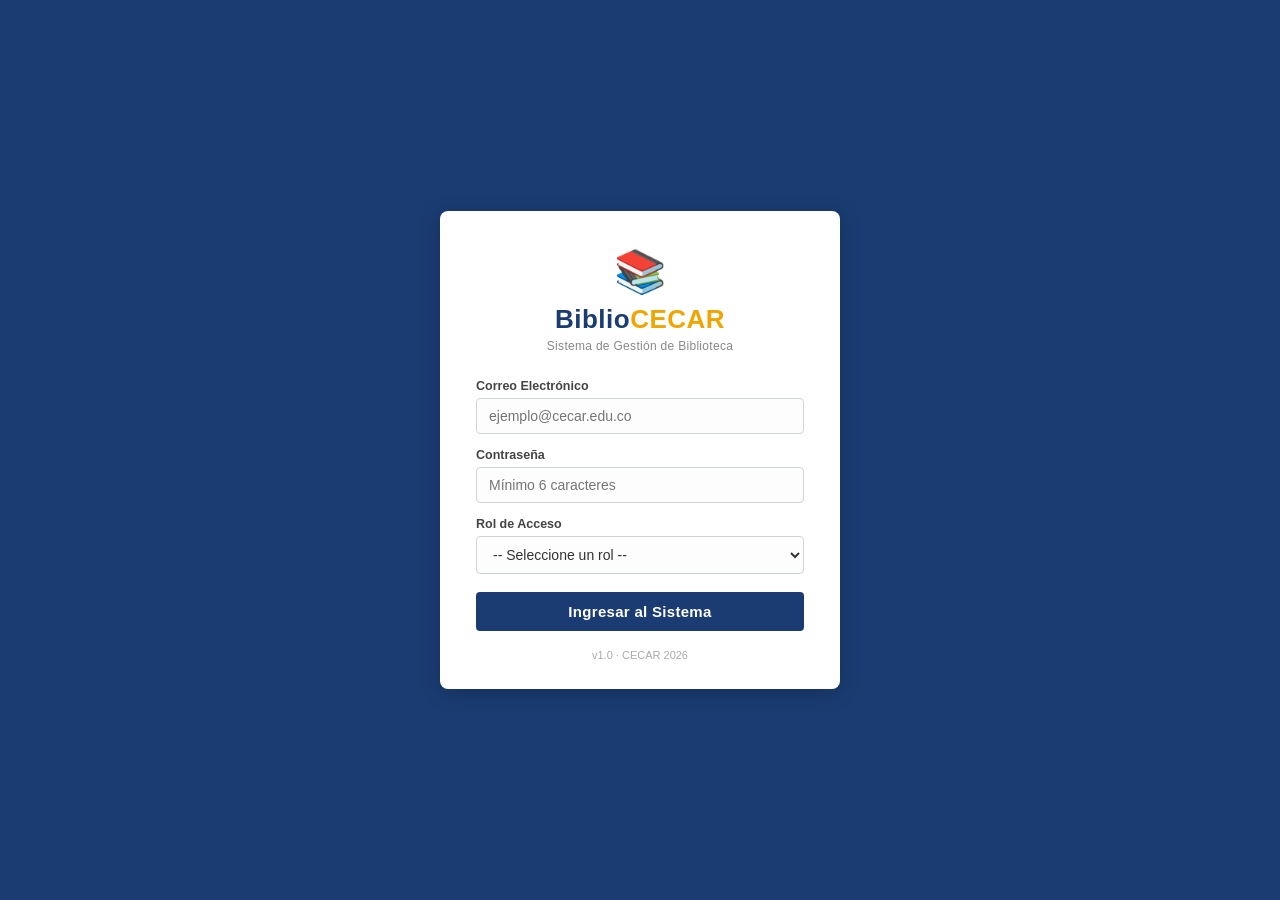
<file: html/perfil.html>
<!DOCTYPE html>
<html lang="es">
<head>
    <meta charset="UTF-8">
    <meta name="viewport" content="width=device-width, initial-scale=1.0">
    <title>BiblioCECAR – Mi Perfil</title>
    <link rel="stylesheet" href="../css/global.css">
</head>
<body>

<div class="contenedor">

    <aside class="barra-lateral">
        <div class="logo">Biblio<span class="resaltado">CECAR</span></div>
        <div class="info-usuario-barra">
            <p id="barra-nombre">Cargando...</p>
            <small id="barra-rol"></small>
        </div>
        <nav>
            <ul>
                <li id="menu-dashboard"><a href="dashboard.html"><span class="icono-menu">🏠</span> Panel Principal</a></li>
                <li id="menu-usuarios"><a href="usuarios.html"><span class="icono-menu">👥</span> Usuarios</a></li>
                <li id="menu-libros"><a href="libros.html"><span class="icono-menu">📚</span> Libros</a></li>
                <li id="menu-clientes"><a href="clientes.html"><span class="icono-menu">🧑‍💼</span> Clientes</a></li>
                <li id="menu-ingresos"><a href="ingresos.html"><span class="icono-menu">📥</span> Ingresos</a></li>
                <li id="menu-inventario"><a href="inventario.html"><span class="icono-menu">📦</span> Inventario</a></li>
                <li id="menu-ventas"><a href="ventas.html"><span class="icono-menu">🛒</span> Ventas</a></li>
                <li id="menu-lotes"><a href="lotes.html"><span class="icono-menu">🏷️</span> Lotes</a></li>
                <div class="separador-menu">Cuenta</div>
                <li class="activo"><a href="perfil.html"><span class="icono-menu">👤</span> Mi Perfil</a></li>
                <li><a href="#" onclick="cerrarSesion()"><span class="icono-menu">🚪</span> Cerrar Sesión</a></li>
            </ul>
        </nav>
        <div class="pie-barra">CECAR © 2026</div>
    </aside>

    <main class="contenido-principal">
        <header class="encabezado">
            <h1>Mi Perfil</h1>
            <div class="info-usuario-header">
                <span class="nombre" id="nombre-usuario"></span>
                <span class="etiqueta-rol" id="rol-usuario"></span>
            </div>
        </header>

        <div class="area-contenido">

            <div id="msg-perfil" class="msg-exito" style="display:none;"></div>

            <div class="tarjeta" style="max-width: 640px;">
                <p class="tarjeta-titulo">Información de la Cuenta</p>

                <div class="perfil-avatar">
                    <div class="avatar-circulo" id="avatar-iniciales">??</div>
                    <div class="perfil-nombre-bloque">
                        <h2 id="perfil-nombre-completo">—</h2>
                        <span class="etiqueta-rol" id="perfil-rol-badge">—</span>
                    </div>
                </div>

                <div class="separador-campos"></div>

                <div class="fila-2">
                    <div class="campo campo-solo-lectura">
                        <label>Nombre completo</label>
                        <p id="perfil-dato-nombre">—</p>
                    </div>
                    <div class="campo campo-solo-lectura">
                        <label>Correo electrónico</label>
                        <p id="perfil-dato-correo">—</p>
                    </div>
                </div>

                <div class="fila-2">
                    <div class="campo campo-solo-lectura">
                        <label>Rol en el sistema</label>
                        <p id="perfil-dato-rol">—</p>
                    </div>
                    <div class="campo campo-solo-lectura">
                        <label>Estado</label>
                        <p id="perfil-dato-estado">—</p>
                    </div>
                </div>

            </div>

            <div class="tarjeta" style="max-width: 640px;">
                <p class="tarjeta-titulo">Cambiar Contraseña</p>

                <div class="campo">
                    <label>Contraseña actual <span style="color:red">*</span></label>
                    <input type="password" id="pass-actual" placeholder="Ingresa tu contraseña actual">
                </div>

                <div class="fila-2">
                    <div class="campo">
                        <label>Nueva contraseña <span style="color:red">*</span></label>
                        <input type="password" id="pass-nueva" placeholder="Mínimo 6 caracteres">
                    </div>
                    <div class="campo">
                        <label>Confirmar contraseña <span style="color:red">*</span></label>
                        <input type="password" id="pass-confirmar" placeholder="Repite la nueva contraseña">
                    </div>
                </div>

                <div id="msg-cambio-pass" class="msg-error" style="display:none; margin-bottom: 10px;"></div>

                <button class="btn-primario" onclick="cambiarContrasena()">Actualizar Contraseña</button>

            </div>

        </div>
    </main>

</div>

<script src="../js/config.js"></script>
<script src="../js/perfil.js"></script>

</body>
</html>
</file>
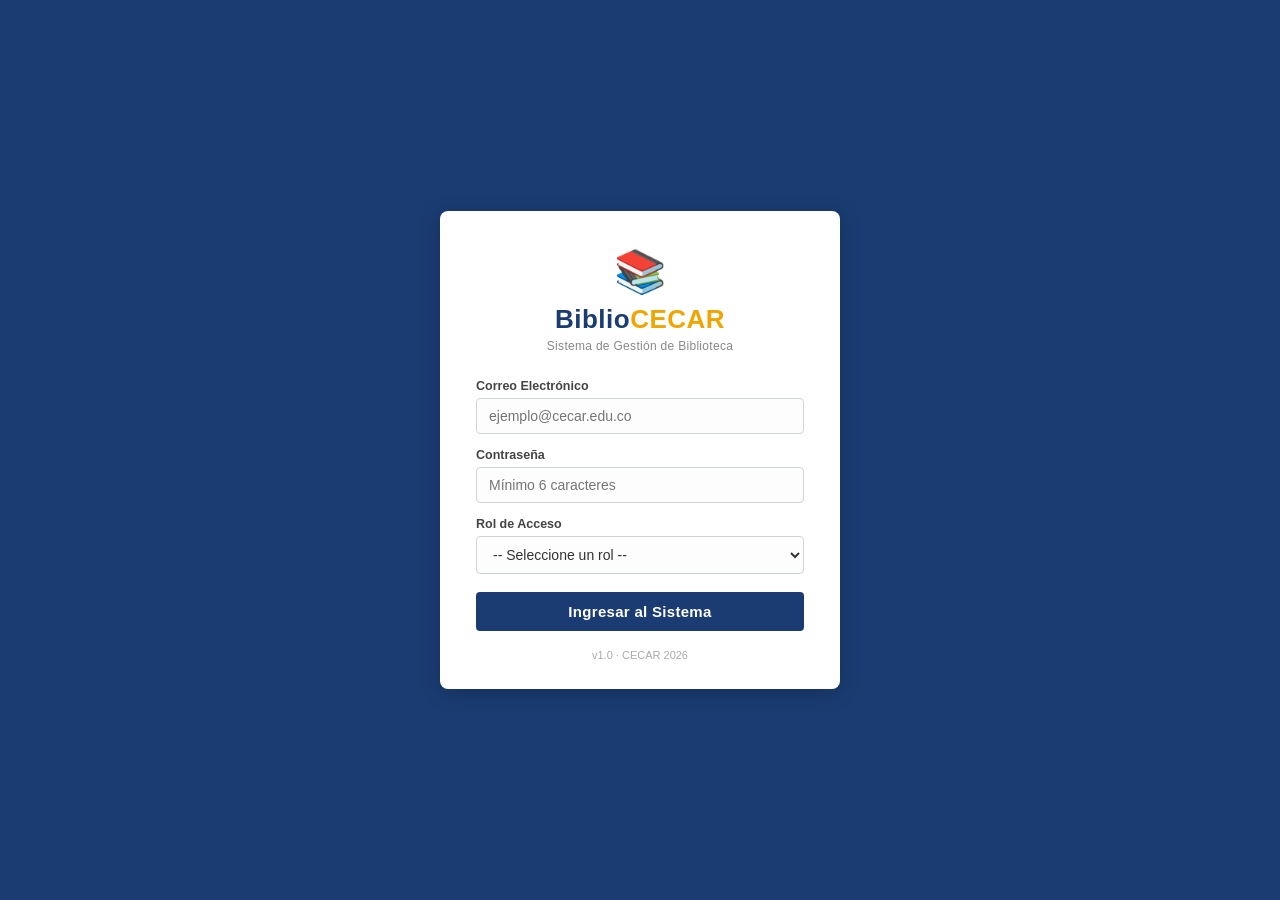
<file: html/usuarios.html>
<!DOCTYPE html>
<html lang="es">
<head>
    <meta charset="UTF-8">
    <meta name="viewport" content="width=device-width, initial-scale=1.0">
    <title>BiblioCECAR – Usuarios</title>
    <link rel="stylesheet" href="../css/global.css">
</head>
<body>

<div class="contenedor">

    <aside class="barra-lateral">
        <div class="logo">Biblio<span class="resaltado">CECAR</span></div>
        <div class="info-usuario-barra">
            <p id="barra-nombre">Cargando...</p>
            <small id="barra-rol"></small>
        </div>
        <nav>
            <ul>
                <li id="menu-dashboard"><a href="dashboard.html"><span class="icono-menu">🏠</span> Panel Principal</a></li>
                <li id="menu-usuarios" class="activo"><a href="usuarios.html"><span class="icono-menu">👥</span> Usuarios</a></li>
                <li id="menu-libros"><a href="libros.html"><span class="icono-menu">📚</span> Libros</a></li>
                <li id="menu-clientes"><a href="clientes.html"><span class="icono-menu">🧑‍💼</span> Clientes</a></li>
                <li id="menu-ingresos"><a href="ingresos.html"><span class="icono-menu">📥</span> Ingresos</a></li>
                <li id="menu-inventario"><a href="inventario.html"><span class="icono-menu">📦</span> Inventario</a></li>
                <li id="menu-ventas"><a href="ventas.html"><span class="icono-menu">🛒</span> Ventas</a></li>
                <li id="menu-lotes"><a href="lotes.html"><span class="icono-menu">🏷️</span> Lotes</a></li>
                <div class="separador-menu">Cuenta</div>
                <li><a href="perfil.html"><span class="icono-menu">👤</span> Mi Perfil</a></li>
                <li><a href="#" onclick="cerrarSesion()"><span class="icono-menu">🚪</span> Cerrar Sesión</a></li>
            </ul>
        </nav>
        <div class="pie-barra">CECAR © 2026</div>
    </aside>

    <main class="contenido-principal">
        <header class="encabezado">
            <h1>Gestión de Usuarios</h1>
            <div class="info-usuario-header">
                <span class="nombre" id="nombre-usuario"></span>
                <span class="etiqueta-rol" id="rol-usuario"></span>
            </div>
        </header>

        <div class="area-contenido">

            <div id="msg-usuarios" class="msg-exito"></div>

            <div class="barra-herramientas">
                <div class="grupo-busqueda">
                    <input type="text"   id="buscar-nombre" placeholder="Buscar por nombre...">
                    <select id="filtro-rol">
                        <option value="">Todos los roles</option>
                        <option value="1">Administrador</option>
                        <option value="2">Bibliotecario</option>
                        <option value="3">Invitado</option>
                    </select>
                    <button class="btn-secundario" onclick="buscarUsuarios()">Buscar</button>
                    <button class="btn-secundario" onclick="limpiarBusqueda()">Limpiar</button>
                </div>
                <button class="btn-primario" onclick="abrirModalCrear()">+ Nuevo Usuario</button>
            </div>

            <div class="tarjeta">
                <p class="tarjeta-titulo">Listado de Usuarios del Sistema</p>
                <div class="contenedor-tabla">
                    <table class="tabla-datos">
                        <thead>
                            <tr>
                                <th>#</th>
                                <th>Identificación</th>
                                <th>Nombres</th>
                                <th>Correo</th>
                                <th>Rol</th>
                                <th>Estado</th>
                                <th>Acciones</th>
                            </tr>
                        </thead>
                        <tbody id="tabla-usuarios-body">
                            <tr class="sin-registros"><td colspan="7">Cargando usuarios...</td></tr>
                        </tbody>
                    </table>
                </div>
            </div>

        </div>
    </main>

</div>

<div class="overlay-modal" id="modal-usuario">
    <div class="caja-modal">
        <div class="encabezado-modal">
            <h3 id="titulo-modal-usuario">Nuevo Usuario</h3>
            <button class="btn-cerrar-modal" onclick="cerrarModal()">✕</button>
        </div>
        <div class="cuerpo-modal">
            <input type="hidden" id="usuario-id">

            <div class="fila-2">
                <div class="campo">
                    <label>Identificación</label>
                    <input type="text" id="usuario-identificacion" placeholder="Cédula o ID">
                </div>
                <div class="campo">
                    <label>Nombres <span style="color:red">*</span></label>
                    <input type="text" id="usuario-nombres" placeholder="Nombre completo">
                </div>
            </div>

            <div class="fila-2">
                <div class="campo">
                    <label>Correo Electrónico <span style="color:red">*</span></label>
                    <input type="email" id="usuario-correo" placeholder="correo@ejemplo.com">
                </div>
                <div class="campo">
                    <label>Contraseña <span style="color:red" id="label-pass-req">*</span></label>
                    <input type="password" id="usuario-password" placeholder="Mínimo 6 caracteres">
                </div>
            </div>

            <div class="campo">
                <label>Rol <span style="color:red">*</span></label>
                <select id="usuario-rol">
                    <option value="">-- Seleccione --</option>
                    <option value="1">Administrador</option>
                    <option value="2">Bibliotecario</option>
                    <option value="3">Invitado</option>
                </select>
            </div>

            <div id="msg-modal-usuario" class="msg-error"></div>
        </div>
        <div class="pie-modal">
            <button class="btn-secundario" onclick="cerrarModal()">Cancelar</button>
            <button class="btn-primario"   onclick="guardarUsuario()">Guardar</button>
        </div>
    </div>
</div>

<script src="../js/config.js"></script>
<script src="../js/usuarios.js"></script>

</body>
</html>
</file>
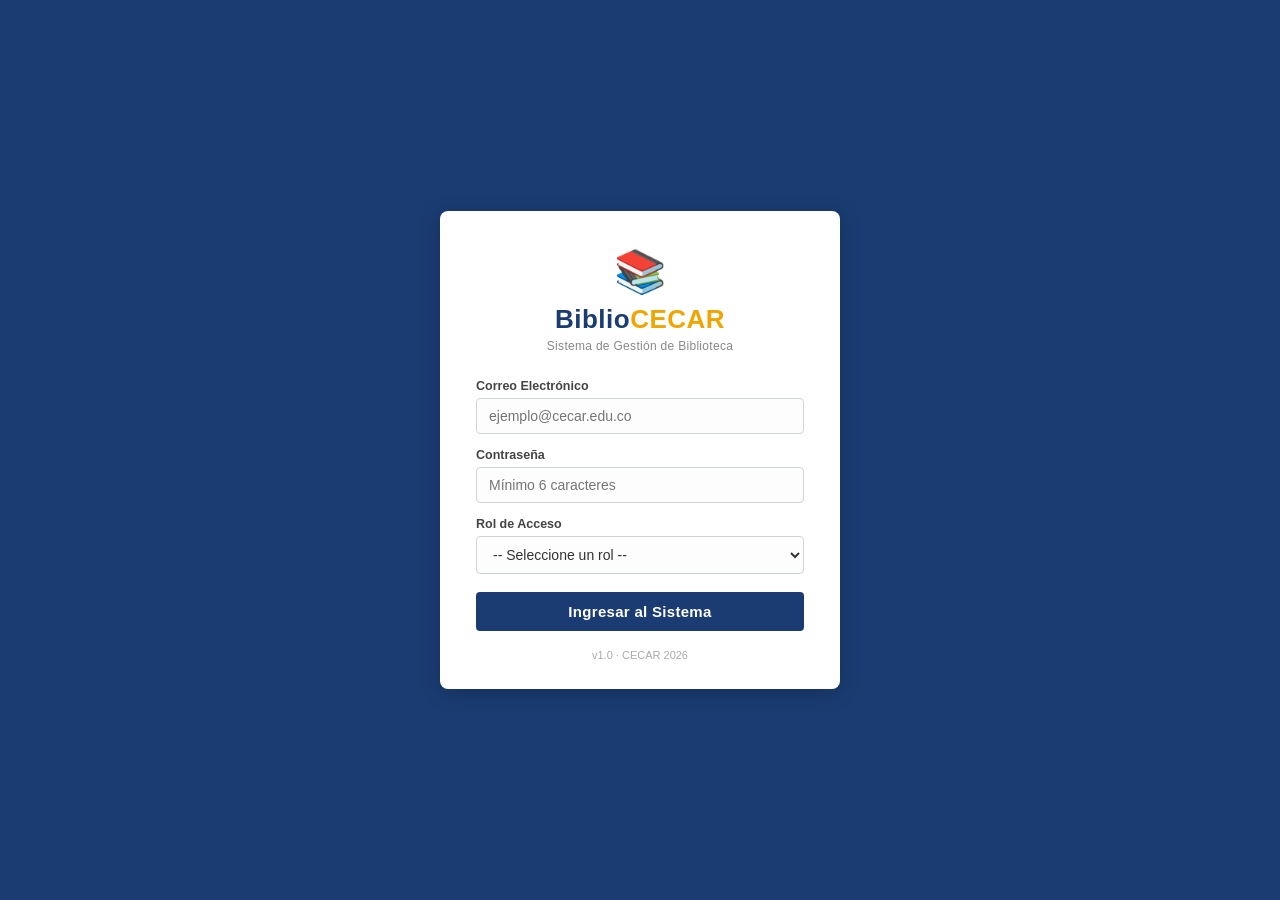
<file: html/ventas.html>
<!DOCTYPE html>
<html lang="es">
<head>
    <meta charset="UTF-8">
    <meta name="viewport" content="width=device-width, initial-scale=1.0">
    <title>BiblioCECAR – Ventas</title>
    <link rel="stylesheet" href="../css/global.css">
    <link rel="stylesheet" href="../css/ventas.css">
</head>
<body>

<div class="contenedor">

    <aside class="barra-lateral">
        <div class="logo">Biblio<span class="resaltado">CECAR</span></div>
        <div class="info-usuario-barra">
            <p id="barra-nombre">Cargando...</p>
            <small id="barra-rol"></small>
        </div>
        <nav>
            <ul>
                <li id="menu-dashboard"><a href="dashboard.html"><span class="icono-menu">🏠</span> Panel Principal</a></li>
                <li id="menu-usuarios"><a href="usuarios.html"><span class="icono-menu">👥</span> Usuarios</a></li>
                <li id="menu-libros"><a href="libros.html"><span class="icono-menu">📚</span> Libros</a></li>
                <li id="menu-clientes"><a href="clientes.html"><span class="icono-menu">🧑‍💼</span> Clientes</a></li>
                <li id="menu-ingresos"><a href="ingresos.html"><span class="icono-menu">📥</span> Ingresos</a></li>
                <li id="menu-inventario"><a href="inventario.html"><span class="icono-menu">📦</span> Inventario</a></li>
                <li id="menu-ventas" class="activo"><a href="ventas.html"><span class="icono-menu">🛒</span> Ventas</a></li>
                <li id="menu-lotes"><a href="lotes.html"><span class="icono-menu">🏷️</span> Lotes</a></li>
                <div class="separador-menu">Cuenta</div>
                <li><a href="perfil.html"><span class="icono-menu">👤</span> Mi Perfil</a></li>
                <li><a href="#" onclick="cerrarSesion()"><span class="icono-menu">🚪</span> Cerrar Sesión</a></li>
            </ul>
        </nav>
        <div class="pie-barra">CECAR © 2026</div>
    </aside>

    <main class="contenido-principal">
        <header class="encabezado">
            <h1>Gestión de Ventas</h1>
            <div class="info-usuario-header">
                <span class="nombre" id="nombre-usuario"></span>
                <span class="etiqueta-rol" id="rol-usuario"></span>
            </div>
        </header>

        <div class="area-contenido">

            <div id="msg-ventas" class="msg-exito"></div>

            <div class="tarjeta">
                <p class="tarjeta-titulo">Registrar Nueva Venta</p>

                <div class="fila-2">
                    <div class="campo">
                        <label>Cliente <span style="color:red">*</span></label>
                        <select id="venta-cliente">
                            <option value="">-- Seleccione un cliente --</option>
                        </select>
                    </div>
                    <div class="campo">
                        <label>N° Comprobante <span style="color:red">*</span></label>
                        <input type="text" id="venta-comprobante" placeholder="Generado automáticamente" readonly>
                        <button class="btn-secundario" style="margin-top:5px; font-size:12px;" onclick="generarComprobante()">Generar</button>
                    </div>
                </div>

                <div class="campo">
                    <label>Observaciones</label>
                    <textarea id="venta-observaciones" rows="2" placeholder="Notas adicionales sobre la venta..."></textarea>
                </div>

                <div class="separador-seccion">Ítems de Venta</div>

                <div class="fila-agregar-item">
                    <div class="campo" style="flex:2">
                        <label>Libro</label>
                        <select id="item-libro">
                            <option value="">-- Seleccione --</option>
                        </select>
                    </div>
                    <div class="campo" style="flex:1">
                        <label>Lote</label>
                        <select id="item-lote">
                            <option value="">-- Lote --</option>
                        </select>
                    </div>
                    <div class="campo" style="flex:0 0 100px">
                        <label>Cantidad</label>
                        <input type="number" id="item-cantidad" placeholder="1" min="1" value="1">
                    </div>
                    <div style="padding-top:22px;">
                        <button class="btn-exito" onclick="agregarItem()">+ Agregar</button>
                    </div>
                </div>

                <div id="contenedor-items">
                    <table class="tabla-datos tabla-items" id="tabla-items">
                        <thead>
                            <tr>
                                <th>Libro</th>
                                <th>Lote</th>
                                <th>Cantidad</th>
                                <th>Quitar</th>
                            </tr>
                        </thead>
                        <tbody id="items-body">
                            <tr class="sin-registros"><td colspan="4">Aún no hay ítems agregados.</td></tr>
                        </tbody>
                    </table>
                </div>

                <div id="msg-form-venta" class="msg-error"></div>

                <div style="text-align:right; margin-top:12px;">
                    <button class="btn-secundario" onclick="limpiarVenta()" style="margin-right:8px;">Limpiar</button>
                    <button class="btn-primario"   onclick="registrarVenta()">Registrar Venta</button>
                </div>
            </div>

            <div class="tarjeta">
                <p class="tarjeta-titulo">Historial de Ventas</p>

                <div class="barra-herramientas">
                    <div class="grupo-busqueda">
                        <label style="font-size:12px;font-weight:700;color:#444">Desde:</label>
                        <input type="date" id="filtro-fecha-ini-v">
                        <label style="font-size:12px;font-weight:700;color:#444">Hasta:</label>
                        <input type="date" id="filtro-fecha-fin-v">
                        <input type="text" id="filtro-cliente-v" placeholder="Cliente...">
                        <button class="btn-secundario" onclick="filtrarVentas()">Filtrar</button>
                        <button class="btn-secundario" onclick="limpiarFiltros()">Ver todos</button>
                    </div>
                </div>

                <div class="contenedor-tabla">
                    <table class="tabla-datos">
                        <thead>
                            <tr>
                                <th>#</th>
                                <th>Comprobante</th>
                                <th>Cliente</th>
                                <th>Observaciones</th>
                                <th>Fecha</th>
                                <th>Detalle</th>
                            </tr>
                        </thead>
                        <tbody id="tabla-ventas-body">
                            <tr class="sin-registros"><td colspan="6">Cargando ventas...</td></tr>
                        </tbody>
                    </table>
                </div>
            </div>

        </div>
    </main>

</div>

<script src="../js/config.js"></script>
<script src="../js/ventas.js"></script>

</body>
</html>
</file>
<file: css/index.css>
*, *::before, *::after {
    margin: 0;
    padding: 0;
    box-sizing: border-box;
}

body {
    font-family: 'Segoe UI', Tahoma, Geneva, Verdana, sans-serif;
    background-color: #f4f4f9;
    color: #333333;
    line-height: 1.6;
}

a {
    text-decoration: none;
}

ul {
    list-style: none;
}

.navbar {
    background-color: #1a3c72;
    position: sticky;
    top: 0;
    z-index: 200;
    box-shadow: 0 2px 8px rgba(0, 0, 0, 0.25);
}

.navbar-contenido {
    max-width: 1100px;
    margin: 0 auto;
    padding: 0 24px;
    height: 62px;
    display: flex;
    align-items: center;
    gap: 32px;
}

.logo-nav {
    font-size: 20px;
    font-weight: 800;
    color: #ffffff;
    letter-spacing: 0.5px;
    white-space: nowrap;
}

.logo-acento {
    color: #f0a500;
}

.nav-enlaces {
    display: flex;
    align-items: center;
    gap: 4px;
    flex: 1;
}

.nav-enlaces li a {
    display: block;
    padding: 8px 14px;
    color: rgba(255, 255, 255, 0.80);
    font-size: 14px;
    border-radius: 4px;
    transition: background-color 0.2s, color 0.2s;
}

.nav-enlaces li a:hover {
    background-color: rgba(255, 255, 255, 0.12);
    color: #ffffff;
}

.nav-acciones {
    display: flex;
    align-items: center;
    gap: 10px;
    margin-left: auto;
}

.saludo-usuario {
    font-size: 13px;
    color: rgba(255, 255, 255, 0.75);
    white-space: nowrap;
}

.btn-nav-login {
    background-color: transparent;
    border: 1px solid rgba(255, 255, 255, 0.55);
    color: #ffffff;
    padding: 7px 18px;
    border-radius: 4px;
    font-size: 13px;
    cursor: pointer;
    transition: background-color 0.2s;
}

.btn-nav-login:hover {
    background-color: rgba(255, 255, 255, 0.15);
}

.btn-nav-panel {
    background-color: #f0a500;
    border: none;
    color: #1a3c72;
    padding: 7px 18px;
    border-radius: 4px;
    font-size: 13px;
    font-weight: 700;
    cursor: pointer;
    transition: background-color 0.2s;
}

.btn-nav-panel:hover {
    background-color: #d49200;
}

.btn-nav-salir {
    background-color: transparent;
    border: 1px solid rgba(255, 255, 255, 0.35);
    color: rgba(255, 255, 255, 0.70);
    padding: 7px 14px;
    border-radius: 4px;
    font-size: 12px;
    cursor: pointer;
    transition: background-color 0.2s, color 0.2s;
}

.btn-nav-salir:hover {
    background-color: rgba(220, 53, 69, 0.30);
    color: #ffffff;
    border-color: rgba(220, 53, 69, 0.60);
}

.nav-oculto {
    display: none !important;
}

.aviso-invitado {
    background-color: #fff3cd;
    border-bottom: 2px solid #f0a500;
    color: #6b4c00;
    text-align: center;
    padding: 10px 24px;
    font-size: 13.5px;
    display: flex;
    align-items: center;
    justify-content: center;
    gap: 14px;
    flex-wrap: wrap;
}

.btn-aviso-login {
    background-color: #1a3c72;
    color: #ffffff;
    border: none;
    padding: 5px 16px;
    border-radius: 4px;
    font-size: 13px;
    cursor: pointer;
    transition: background-color 0.2s;
}

.btn-aviso-login:hover {
    background-color: #2660c2;
}

.hero {
    background: linear-gradient(135deg, #1a3c72 0%, #2660c2 100%);
    color: #ffffff;
    padding: 80px 24px;
    display: flex;
    align-items: center;
    justify-content: center;
    min-height: 420px;
}

.hero-contenido {
    max-width: 620px;
    text-align: left;
}

.hero-etiqueta {
    display: inline-block;
    background-color: rgba(255, 255, 255, 0.15);
    color: rgba(255, 255, 255, 0.90);
    font-size: 12px;
    font-weight: 600;
    letter-spacing: 0.8px;
    text-transform: uppercase;
    padding: 5px 12px;
    border-radius: 20px;
    margin-bottom: 18px;
}

.hero-titulo {
    font-size: 40px;
    font-weight: 800;
    line-height: 1.15;
    margin-bottom: 16px;
}

.hero-acento {
    color: #f0a500;
}

.hero-descripcion {
    font-size: 15.5px;
    color: rgba(255, 255, 255, 0.85);
    margin-bottom: 32px;
    max-width: 520px;
}

.hero-botones {
    display: flex;
    gap: 14px;
    flex-wrap: wrap;
    align-items: center;
}

.btn-hero-primario {
    background-color: #f0a500;
    color: #1a3c72;
    border: none;
    padding: 13px 28px;
    font-size: 15px;
    font-weight: 700;
    border-radius: 5px;
    cursor: pointer;
    transition: background-color 0.2s, transform 0.1s;
}

.btn-hero-primario:hover {
    background-color: #d49200;
    transform: translateY(-1px);
}

.btn-hero-secundario {
    color: rgba(255, 255, 255, 0.85);
    border: 1px solid rgba(255, 255, 255, 0.45);
    padding: 12px 24px;
    border-radius: 5px;
    font-size: 14px;
    transition: background-color 0.2s, color 0.2s;
}

.btn-hero-secundario:hover {
    background-color: rgba(255, 255, 255, 0.12);
    color: #ffffff;
}

.hero-visual {
    margin-left: 60px;
    flex-shrink: 0;
}

.hero-icono {
    font-size: 96px;
    opacity: 0.30;
    line-height: 1;
}

.seccion-contenido {
    max-width: 1100px;
    margin: 0 auto;
    padding: 70px 24px;
}

.seccion-titulo {
    font-size: 28px;
    font-weight: 700;
    color: #1a3c72;
    text-align: center;
    margin-bottom: 10px;
}

.seccion-titulo.claro {
    color: #ffffff;
}

.seccion-subtitulo {
    font-size: 15px;
    color: #6b7280;
    text-align: center;
    margin-bottom: 44px;
}

.seccion-subtitulo.claro {
    color: rgba(255, 255, 255, 0.75);
}

.seccion-modulos {
    background-color: #f4f4f9;
}

.grid-modulos {
    display: grid;
    grid-template-columns: repeat(4, 1fr);
    gap: 20px;
}

.tarjeta-modulo {
    background-color: #ffffff;
    border: 1px solid #e0e4ef;
    border-radius: 8px;
    padding: 24px 20px;
    text-align: center;
    transition: box-shadow 0.2s, transform 0.2s;
}

.tarjeta-modulo:hover {
    box-shadow: 0 6px 20px rgba(26, 60, 114, 0.12);
    transform: translateY(-3px);
}

.modulo-icono {
    font-size: 36px;
    margin-bottom: 12px;
    line-height: 1;
}

.tarjeta-modulo h3 {
    font-size: 15px;
    font-weight: 700;
    color: #1a3c72;
    margin-bottom: 8px;
}

.tarjeta-modulo p {
    font-size: 13px;
    color: #6b7280;
    margin-bottom: 18px;
    line-height: 1.55;
}

.btn-modulo {
    background-color: #1a3c72;
    color: #ffffff;
    border: none;
    padding: 8px 20px;
    border-radius: 4px;
    font-size: 13px;
    font-weight: 600;
    cursor: pointer;
    transition: background-color 0.2s;
    width: 100%;
}

.btn-modulo:hover {
    background-color: #2660c2;
}

.seccion-acerca {
    background: linear-gradient(135deg, #152e5a 0%, #1a3c72 100%);
}

.acerca-grid {
    display: grid;
    grid-template-columns: repeat(3, 1fr);
    gap: 24px;
}

.acerca-bloque {
    background-color: rgba(255, 255, 255, 0.08);
    border: 1px solid rgba(255, 255, 255, 0.15);
    border-radius: 8px;
    padding: 24px 20px;
}

.acerca-bloque h3 {
    font-size: 15px;
    font-weight: 700;
    color: #f0a500;
    margin-bottom: 12px;
}

.acerca-bloque p {
    font-size: 13.5px;
    color: rgba(255, 255, 255, 0.80);
    line-height: 1.6;
}

.lista-tecnologias,
.lista-equipo {
    padding-left: 0;
}

.lista-tecnologias li,
.lista-equipo li {
    font-size: 13.5px;
    color: rgba(255, 255, 255, 0.80);
    padding: 4px 0;
    border-bottom: 1px solid rgba(255, 255, 255, 0.08);
}

.lista-tecnologias li::before {
    content: "✓ ";
    color: #28a745;
    font-weight: 700;
}

.lista-equipo li strong {
    color: #ffffff;
}

.footer {
    background-color: #111e33;
    padding: 32px 24px;
}

.footer-contenido {
    max-width: 1100px;
    margin: 0 auto;
    text-align: center;
}

.footer-logo {
    font-size: 18px;
    font-weight: 800;
    color: #ffffff;
    margin-bottom: 10px;
}

.footer-texto {
    font-size: 12.5px;
    color: rgba(255, 255, 255, 0.50);
    margin-bottom: 6px;
}

.footer-licencia {
    font-size: 12px;
    color: rgba(255, 255, 255, 0.35);
}

@media (max-width: 900px) {
    .grid-modulos {
        grid-template-columns: repeat(2, 1fr);
    }

    .acerca-grid {
        grid-template-columns: 1fr;
    }

    .hero {
        flex-direction: column;
        text-align: center;
        padding: 60px 24px;
    }

    .hero-contenido {
        text-align: center;
    }

    .hero-botones {
        justify-content: center;
    }

    .hero-visual {
        margin-left: 0;
        margin-top: 24px;
    }

    .hero-titulo {
        font-size: 30px;
    }
}

@media (max-width: 600px) {
    .grid-modulos {
        grid-template-columns: 1fr;
    }

    .navbar-contenido {
        gap: 12px;
    }

    .nav-enlaces {
        display: none;
    }

    .saludo-usuario {
        display: none;
    }

    .hero-titulo {
        font-size: 26px;
    }

    .seccion-titulo {
        font-size: 22px;
    }
}
</file>
<file: css/global.css>
* {
    margin: 0;
    padding: 0;
    box-sizing: border-box;
}

body {
    font-family: 'Segoe UI', Tahoma, Geneva, Verdana, sans-serif;
    background-color: #f4f4f9;
    color: #333333;
    min-height: 100vh;
}

.contenedor {
    display: flex;
    min-height: 100vh;
}

.barra-lateral {
    width: 240px;
    background-color: #1a3c72;
    color: #ffffff;
    display: flex;
    flex-direction: column;
    position: fixed;
    top: 0;
    left: 0;
    height: 100vh;
    overflow-y: auto;
    z-index: 100;
}

.barra-lateral .logo {
    padding: 18px 16px;
    font-size: 19px;
    font-weight: 700;
    letter-spacing: 0.5px;
    border-bottom: 1px solid rgba(255, 255, 255, 0.15);
    text-align: center;
    background-color: #152e5a;
}

.barra-lateral .logo .resaltado {
    color: #f0a500;
}

.barra-lateral .info-usuario-barra {
    padding: 14px 16px;
    border-bottom: 1px solid rgba(255, 255, 255, 0.12);
    background-color: rgba(0, 0, 0, 0.1);
}

.barra-lateral .info-usuario-barra p {
    font-size: 13px;
    color: rgba(255, 255, 255, 0.9);
    font-weight: 600;
    margin-bottom: 3px;
    white-space: nowrap;
    overflow: hidden;
    text-overflow: ellipsis;
}

.barra-lateral .info-usuario-barra small {
    font-size: 11px;
    color: rgba(255, 255, 255, 0.55);
}

.barra-lateral nav {
    flex: 1;
    padding: 10px 0;
}

.barra-lateral nav ul {
    list-style: none;
}

.barra-lateral nav ul li {
    border-bottom: 1px solid rgba(255, 255, 255, 0.05);
}

.barra-lateral nav ul li a {
    display: flex;
    align-items: center;
    gap: 10px;
    padding: 11px 20px;
    color: rgba(255, 255, 255, 0.82);
    text-decoration: none;
    font-size: 13.5px;
    transition: background-color 0.2s;
}

.barra-lateral nav ul li a:hover {
    background-color: #2660c2;
    color: #ffffff;
}

.barra-lateral nav ul li.activo a {
    background-color: #2660c2;
    color: #ffffff;
    border-left: 3px solid #f0a500;
}

.barra-lateral .icono-menu {
    font-size: 15px;
    width: 18px;
    text-align: center;
}

.barra-lateral .separador-menu {
    padding: 10px 16px 4px;
    font-size: 10px;
    font-weight: 700;
    letter-spacing: 1px;
    color: rgba(255, 255, 255, 0.35);
    text-transform: uppercase;
}

.barra-lateral .pie-barra {
    padding: 14px 16px;
    border-top: 1px solid rgba(255, 255, 255, 0.12);
    font-size: 11px;
    color: rgba(255, 255, 255, 0.4);
    text-align: center;
}

.contenido-principal {
    margin-left: 240px;
    flex: 1;
    display: flex;
    flex-direction: column;
    min-height: 100vh;
}

.encabezado {
    background-color: #ffffff;
    padding: 14px 28px;
    display: flex;
    justify-content: space-between;
    align-items: center;
    border-bottom: 2px solid #e8f0fc;
    position: sticky;
    top: 0;
    z-index: 50;
}

.encabezado h1 {
    font-size: 18px;
    color: #1a3c72;
    font-weight: 700;
}

.info-usuario-header {
    display: flex;
    align-items: center;
    gap: 10px;
}

.info-usuario-header span.nombre {
    font-size: 13px;
    color: #555;
    font-weight: 600;
}

.etiqueta-rol {
    background-color: #1a3c72;
    color: #ffffff;
    padding: 3px 10px;
    border-radius: 12px;
    font-size: 11px;
    font-weight: 700;
    text-transform: uppercase;
}

.area-contenido {
    padding: 22px 28px;
    flex: 1;
}

.tarjeta {
    background-color: #ffffff;
    border-radius: 5px;
    border: 1px solid #dee2e6;
    padding: 20px;
    margin-bottom: 20px;
}

.tarjeta-titulo {
    font-size: 14px;
    font-weight: 700;
    color: #1a3c72;
    margin-bottom: 14px;
    padding-bottom: 10px;
    border-bottom: 2px solid #e8f0fc;
    text-transform: uppercase;
    letter-spacing: 0.5px;
}

.btn-primario {
    background-color: #2660c2;
    color: #ffffff;
    border: none;
    padding: 8px 18px;
    border-radius: 4px;
    font-size: 13.5px;
    cursor: pointer;
    font-family: inherit;
    font-weight: 600;
}

.btn-primario:hover {
    background-color: #1a4fa3;
}

.btn-secundario {
    background-color: #ffffff;
    color: #2660c2;
    border: 1px solid #2660c2;
    padding: 7px 16px;
    border-radius: 4px;
    font-size: 13.5px;
    cursor: pointer;
    font-family: inherit;
    font-weight: 600;
}

.btn-secundario:hover {
    background-color: #e8f0fc;
}

.btn-peligro {
    background-color: #dc3545;
    color: #ffffff;
    border: none;
    padding: 5px 11px;
    border-radius: 4px;
    font-size: 12px;
    cursor: pointer;
    font-family: inherit;
}

.btn-peligro:hover {
    background-color: #b02a37;
}

.btn-exito {
    background-color: #28a745;
    color: #ffffff;
    border: none;
    padding: 5px 11px;
    border-radius: 4px;
    font-size: 12px;
    cursor: pointer;
    font-family: inherit;
}

.btn-exito:hover {
    background-color: #1e7e34;
}

.btn-advertencia {
    background-color: #f0a500;
    color: #ffffff;
    border: none;
    padding: 5px 11px;
    border-radius: 4px;
    font-size: 12px;
    cursor: pointer;
    font-family: inherit;
}

.btn-advertencia:hover {
    background-color: #c88a00;
}

.btn-editar {
    background-color: #e8f0fc;
    color: #2660c2;
    border: 1px solid #b8d0f5;
    padding: 5px 10px;
    border-radius: 4px;
    font-size: 12px;
    cursor: pointer;
    font-family: inherit;
}

.btn-editar:hover {
    background-color: #ccdcf8;
}

.tabla-datos {
    width: 100%;
    border-collapse: collapse;
    font-size: 13px;
}

.tabla-datos thead th {
    background-color: #1a3c72;
    color: #ffffff;
    padding: 10px 13px;
    text-align: left;
    font-weight: 700;
    font-size: 12px;
    text-transform: uppercase;
    letter-spacing: 0.3px;
}

.tabla-datos tbody tr {
    border-bottom: 1px solid #e8ecf1;
}

.tabla-datos tbody tr:nth-child(even) {
    background-color: #f8f9fd;
}

.tabla-datos tbody tr:hover {
    background-color: #edf2fc;
}

.tabla-datos tbody td {
    padding: 9px 13px;
    color: #444;
}

.tabla-datos tbody .sin-registros td {
    text-align: center;
    padding: 28px;
    color: #888;
    font-style: italic;
    background-color: #ffffff;
}

.campo {
    margin-bottom: 13px;
}

.campo label {
    display: block;
    font-size: 12.5px;
    font-weight: 700;
    color: #444;
    margin-bottom: 5px;
}

.campo input,
.campo select,
.campo textarea {
    width: 100%;
    padding: 8px 11px;
    border: 1px solid #ced4da;
    border-radius: 4px;
    font-size: 13.5px;
    font-family: inherit;
    color: #333;
    background-color: #ffffff;
}

.campo input:focus,
.campo select:focus,
.campo textarea:focus {
    outline: none;
    border-color: #2660c2;
    box-shadow: 0 0 0 2px rgba(38, 96, 194, 0.12);
}

.campo textarea {
    resize: vertical;
    min-height: 70px;
}

.fila-2 {
    display: grid;
    grid-template-columns: 1fr 1fr;
    gap: 13px;
}

.fila-3 {
    display: grid;
    grid-template-columns: 1fr 1fr 1fr;
    gap: 13px;
}

.msg-exito {
    background-color: #d4edda;
    color: #155724;
    border: 1px solid #c3e6cb;
    padding: 9px 13px;
    border-radius: 4px;
    font-size: 13px;
    margin-bottom: 12px;
    display: none;
}

.msg-error {
    background-color: #f8d7da;
    color: #721c24;
    border: 1px solid #f5c6cb;
    padding: 9px 13px;
    border-radius: 4px;
    font-size: 13px;
    margin-bottom: 12px;
    display: none;
}

.msg-advertencia {
    background-color: #fff3cd;
    color: #856404;
    border: 1px solid #ffeeba;
    padding: 9px 13px;
    border-radius: 4px;
    font-size: 13px;
    margin-bottom: 12px;
}

.badge {
    padding: 3px 8px;
    border-radius: 10px;
    font-size: 11px;
    font-weight: 700;
    display: inline-block;
}

.badge-verde  { background-color: #d4edda; color: #155724; }
.badge-rojo   { background-color: #f8d7da; color: #721c24; }
.badge-amarillo { background-color: #fff3cd; color: #856404; }
.badge-azul   { background-color: #cce5ff; color: #004085; }
.badge-gris   { background-color: #e2e3e5; color: #383d41; }

.barra-herramientas {
    display: flex;
    justify-content: space-between;
    align-items: center;
    margin-bottom: 14px;
    gap: 12px;
    flex-wrap: wrap;
}

.grupo-busqueda {
    display: flex;
    gap: 7px;
    align-items: center;
    flex-wrap: wrap;
}

.grupo-busqueda input,
.grupo-busqueda select {
    padding: 7px 11px;
    border: 1px solid #ced4da;
    border-radius: 4px;
    font-size: 13px;
    font-family: inherit;
    background-color: #fff;
}

.grupo-busqueda input:focus,
.grupo-busqueda select:focus {
    outline: none;
    border-color: #2660c2;
}

.overlay-modal {
    display: none;
    position: fixed;
    top: 0; left: 0;
    width: 100%; height: 100%;
    background-color: rgba(0, 0, 0, 0.45);
    z-index: 300;
    justify-content: center;
    align-items: flex-start;
    padding-top: 55px;
}

.overlay-modal.activo {
    display: flex;
}

.caja-modal {
    background-color: #ffffff;
    border-radius: 5px;
    width: 540px;
    max-width: 96%;
    max-height: 82vh;
    overflow-y: auto;
    border: 1px solid #c0c9d8;
}

.caja-modal.modal-grande {
    width: 700px;
}

.encabezado-modal {
    background-color: #1a3c72;
    color: #ffffff;
    padding: 13px 18px;
    display: flex;
    justify-content: space-between;
    align-items: center;
    border-radius: 5px 5px 0 0;
    position: sticky;
    top: 0;
}

.encabezado-modal h3 {
    font-size: 14px;
    font-weight: 700;
}

.btn-cerrar-modal {
    background: none;
    border: none;
    color: rgba(255, 255, 255, 0.8);
    font-size: 22px;
    cursor: pointer;
    line-height: 1;
    padding: 0 4px;
}

.btn-cerrar-modal:hover {
    color: #ffffff;
}

.cuerpo-modal {
    padding: 18px 20px;
}

.pie-modal {
    padding: 12px 18px;
    border-top: 1px solid #dee2e6;
    display: flex;
    justify-content: flex-end;
    gap: 9px;
    background-color: #f8f9fd;
    border-radius: 0 0 5px 5px;
}

.contenedor-tabla {
    overflow-x: auto;
}

.acciones-tabla {
    display: flex;
    gap: 5px;
    white-space: nowrap;
}


.perfil-avatar {
    display: flex;
    align-items: center;
    gap: 18px;
    margin-bottom: 22px;
}

.avatar-circulo {
    width: 68px;
    height: 68px;
    border-radius: 50%;
    background-color: #1a3c72;
    color: #ffffff;
    font-size: 24px;
    font-weight: 700;
    display: flex;
    align-items: center;
    justify-content: center;
    flex-shrink: 0;
    letter-spacing: 1px;
}

.perfil-nombre-bloque h2 {
    font-size: 18px;
    color: #1a3c72;
    margin: 0 0 5px 0;
}

.separador-campos {
    border-top: 1px solid #e0e4ef;
    margin: 10px 0 18px 0;
}

.campo-solo-lectura label {
    font-size: 11px;
    text-transform: uppercase;
    letter-spacing: 0.5px;
    color: #8492a6;
    display: block;
    margin-bottom: 3px;
}

.campo-solo-lectura p {
    font-size: 14px;
    color: #2d3748;
    font-weight: 500;
    margin: 0 0 14px 0;
    padding-bottom: 8px;
    border-bottom: 1px solid #eef0f6;
}
</file>
<file: css/dashboard.css>
.bienvenida {
    background-color: #e8f0fc;
    border-left: 4px solid #2660c2;
    padding: 12px 16px;
    border-radius: 0 4px 4px 0;
    font-size: 14px;
    color: #1a3c72;
    margin-bottom: 20px;
    font-weight: 600;
}

.grilla-indicadores {
    display: grid;
    grid-template-columns: repeat(4, 1fr);
    gap: 16px;
    margin-bottom: 20px;
}

.tarjeta-indicador {
    border-radius: 5px;
    padding: 18px 16px;
    display: flex;
    align-items: center;
    gap: 14px;
    border: 1px solid transparent;
}

.tarjeta-indicador.azul {
    background-color: #dbeafe;
    border-color: #93c5fd;
}

.tarjeta-indicador.verde {
    background-color: #dcfce7;
    border-color: #86efac;
}

.tarjeta-indicador.amarillo {
    background-color: #fef9c3;
    border-color: #fde047;
}

.tarjeta-indicador.gris {
    background-color: #f1f5f9;
    border-color: #cbd5e1;
}

.indicador-icono {
    font-size: 30px;
    min-width: 36px;
    text-align: center;
}

.indicador-datos {
    display: flex;
    flex-direction: column;
}

.indicador-numero {
    font-size: 28px;
    font-weight: 700;
    color: #1a3c72;
    line-height: 1.1;
}

.indicador-texto {
    font-size: 12px;
    color: #555;
    margin-top: 3px;
    font-weight: 600;
    text-transform: uppercase;
    letter-spacing: 0.3px;
}

.grilla-accesos {
    display: grid;
    grid-template-columns: repeat(4, 1fr);
    gap: 12px;
}

.boton-acceso {
    background-color: #f4f4f9;
    border: 1px solid #dee2e6;
    border-radius: 5px;
    padding: 16px 12px;
    text-align: center;
    text-decoration: none;
    color: #1a3c72;
    cursor: pointer;
    transition: background-color 0.2s, border-color 0.2s;
    display: flex;
    flex-direction: column;
    align-items: center;
    gap: 8px;
}

.boton-acceso:hover {
    background-color: #e8f0fc;
    border-color: #93c5fd;
}

.boton-acceso .acceso-icono {
    font-size: 26px;
}

.boton-acceso .acceso-texto {
    font-size: 12px;
    font-weight: 700;
    text-transform: uppercase;
    letter-spacing: 0.3px;
}
</file>
<file: css/inventario.css>
.fila-sin-stock {
    background-color: #ffeaea !important;
}

.fila-sin-stock td {
    color: #721c24;
}

.fila-stock-bajo {
    background-color: #fffbea !important;
}

.fila-stock-bajo td {
    color: #856404;
}

.grilla-resumen-inv {
    display: grid;
    grid-template-columns: repeat(3, 1fr);
    gap: 14px;
    margin-bottom: 20px;
}

.tarjeta-resumen-inv {
    background-color: #ffffff;
    border: 1px solid #dee2e6;
    border-radius: 5px;
    padding: 16px;
    text-align: center;
}

.tarjeta-resumen-inv .num {
    font-size: 30px;
    font-weight: 700;
    color: #1a3c72;
    display: block;
    margin-bottom: 4px;
}

.tarjeta-resumen-inv .etq {
    font-size: 12px;
    color: #666;
    font-weight: 600;
    text-transform: uppercase;
    letter-spacing: 0.3px;
}

.tarjeta-resumen-inv.alerta {
    border-color: #f0a500;
    background-color: #fffbea;
}

.tarjeta-resumen-inv.alerta .num {
    color: #856404;
}

.tarjeta-resumen-inv.critico {
    border-color: #dc3545;
    background-color: #ffeaea;
}

.tarjeta-resumen-inv.critico .num {
    color: #721c24;
}
</file>
<file: css/login.css>
* {
    margin: 0;
    padding: 0;
    box-sizing: border-box;
}

body {
    font-family: 'Segoe UI', Tahoma, Geneva, Verdana, sans-serif;
    background-color: #1a3c72;
    min-height: 100vh;
    display: flex;
    align-items: center;
    justify-content: center;
}

.pantalla-login {
    width: 100%;
    padding: 20px;
    display: flex;
    justify-content: center;
    align-items: center;
    min-height: 100vh;
}

.tarjeta-login {
    background-color: #ffffff;
    border-radius: 8px;
    padding: 36px 36px 28px;
    width: 100%;
    max-width: 400px;
    box-shadow: 0 4px 20px rgba(0, 0, 0, 0.2);
}

.logo-login {
    text-align: center;
    margin-bottom: 26px;
}

.icono-logo {
    font-size: 42px;
    margin-bottom: 8px;
}

.logo-login h1 {
    font-size: 26px;
    font-weight: 700;
    color: #1a3c72;
    letter-spacing: 0.5px;
}

.logo-login h1 span {
    color: #f0a500;
}

.logo-login p {
    font-size: 12px;
    color: #888;
    margin-top: 4px;
    letter-spacing: 0.3px;
}

.campo {
    margin-bottom: 14px;
}

.campo label {
    display: block;
    font-size: 12.5px;
    font-weight: 700;
    color: #444;
    margin-bottom: 5px;
}

.campo input,
.campo select {
    width: 100%;
    padding: 9px 12px;
    border: 1px solid #ced4da;
    border-radius: 4px;
    font-size: 14px;
    font-family: inherit;
    color: #333;
    background-color: #fdfdfd;
    transition: border-color 0.2s;
}

.campo input:focus,
.campo select:focus {
    outline: none;
    border-color: #2660c2;
    box-shadow: 0 0 0 2px rgba(38, 96, 194, 0.12);
}

.msg-login {
    padding: 9px 12px;
    border-radius: 4px;
    font-size: 13px;
    margin-bottom: 14px;
    display: none;
    text-align: center;
}

.msg-login.error {
    background-color: #f8d7da;
    color: #721c24;
    border: 1px solid #f5c6cb;
    display: block;
}

.msg-login.exito {
    background-color: #d4edda;
    color: #155724;
    border: 1px solid #c3e6cb;
    display: block;
}

.btn-ingresar {
    width: 100%;
    padding: 11px;
    background-color: #1a3c72;
    color: #ffffff;
    border: none;
    border-radius: 4px;
    font-size: 15px;
    font-weight: 700;
    cursor: pointer;
    font-family: inherit;
    letter-spacing: 0.3px;
    margin-top: 4px;
    transition: background-color 0.2s;
}

.btn-ingresar:hover {
    background-color: #2660c2;
}

.btn-ingresar:disabled {
    background-color: #8a9fc2;
    cursor: not-allowed;
}

.version-sistema {
    text-align: center;
    font-size: 11px;
    color: #aaa;
    margin-top: 18px;
}
</file>
<file: css/ventas.css>
.separador-seccion {
    font-size: 12px;
    font-weight: 700;
    color: #1a3c72;
    text-transform: uppercase;
    letter-spacing: 0.5px;
    border-bottom: 2px solid #e8f0fc;
    padding-bottom: 6px;
    margin: 14px 0 12px;
}

.fila-agregar-item {
    display: flex;
    gap: 10px;
    align-items: flex-start;
    flex-wrap: wrap;
    margin-bottom: 12px;
}

#contenedor-items {
    margin-top: 10px;
}

.tabla-items {
    font-size: 13px;
}

.tabla-items thead th {
    background-color: #2660c2;
    font-size: 11px;
}
</file>
